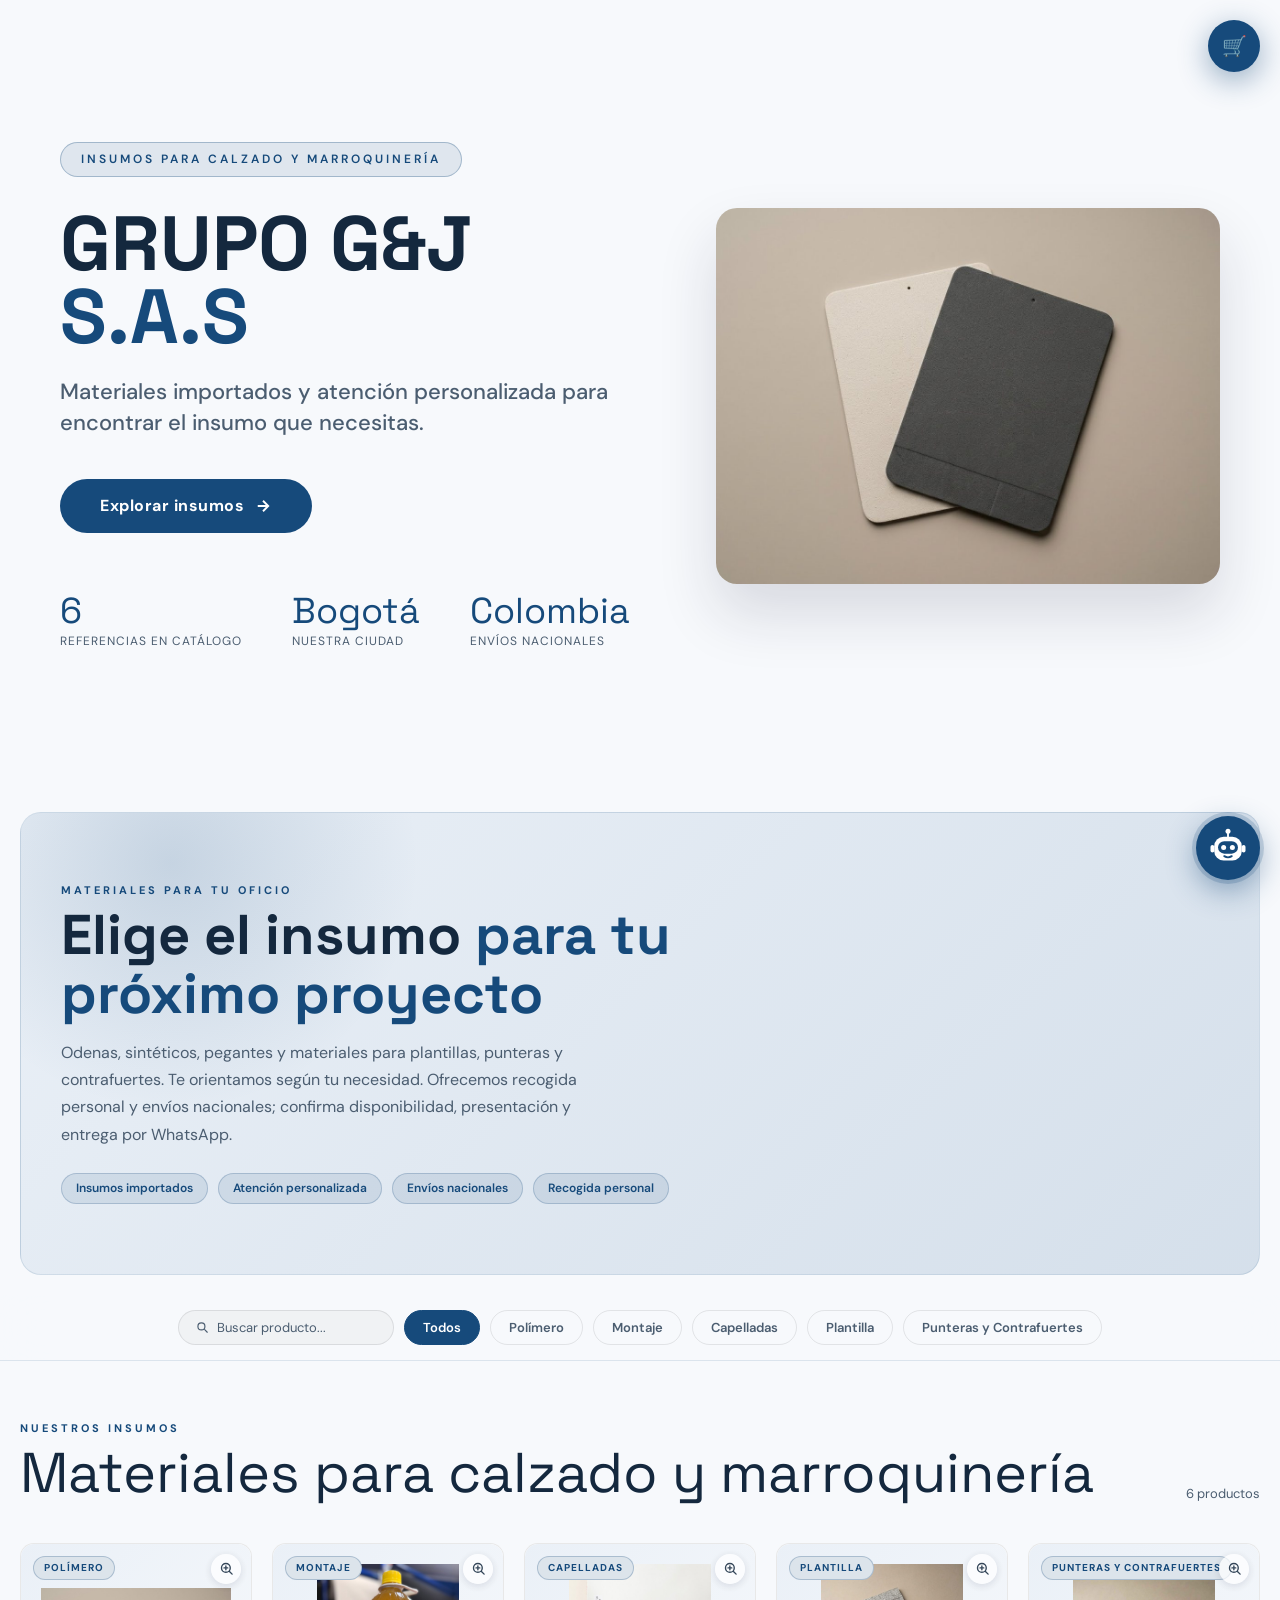
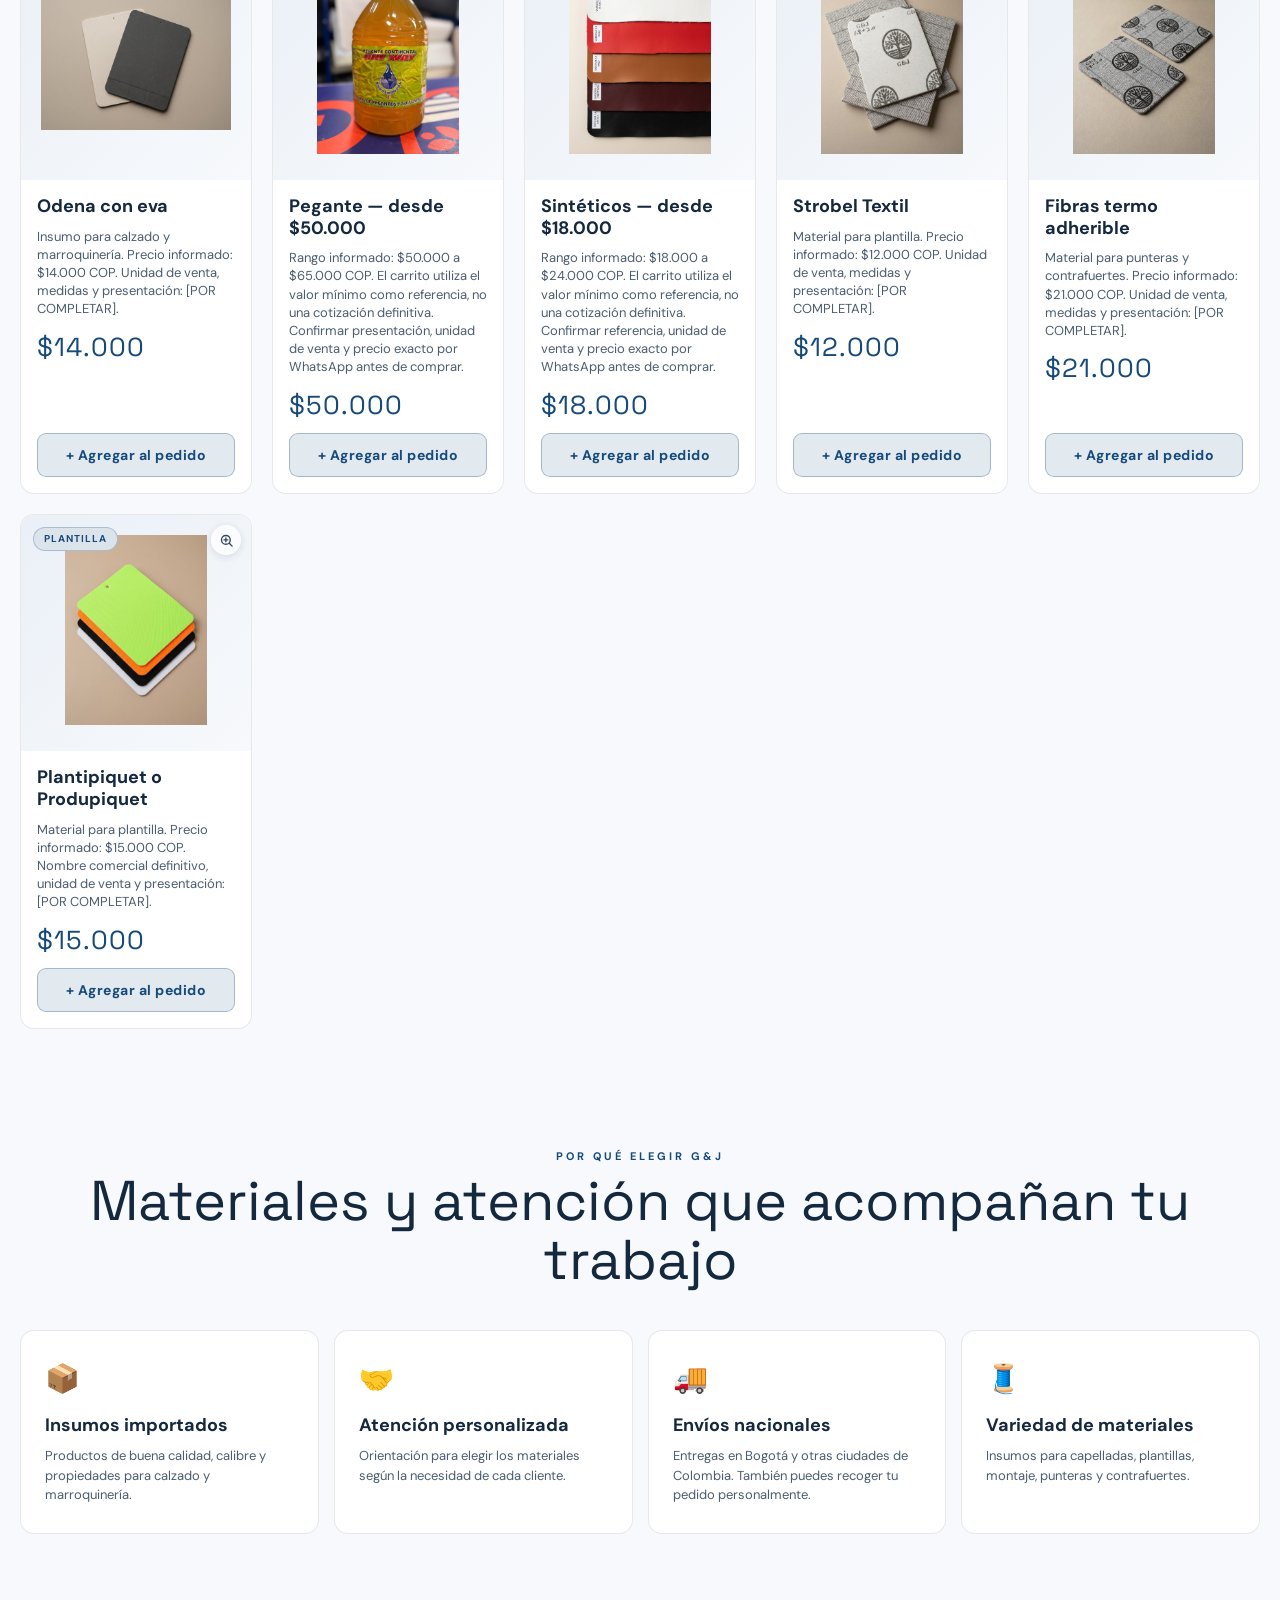
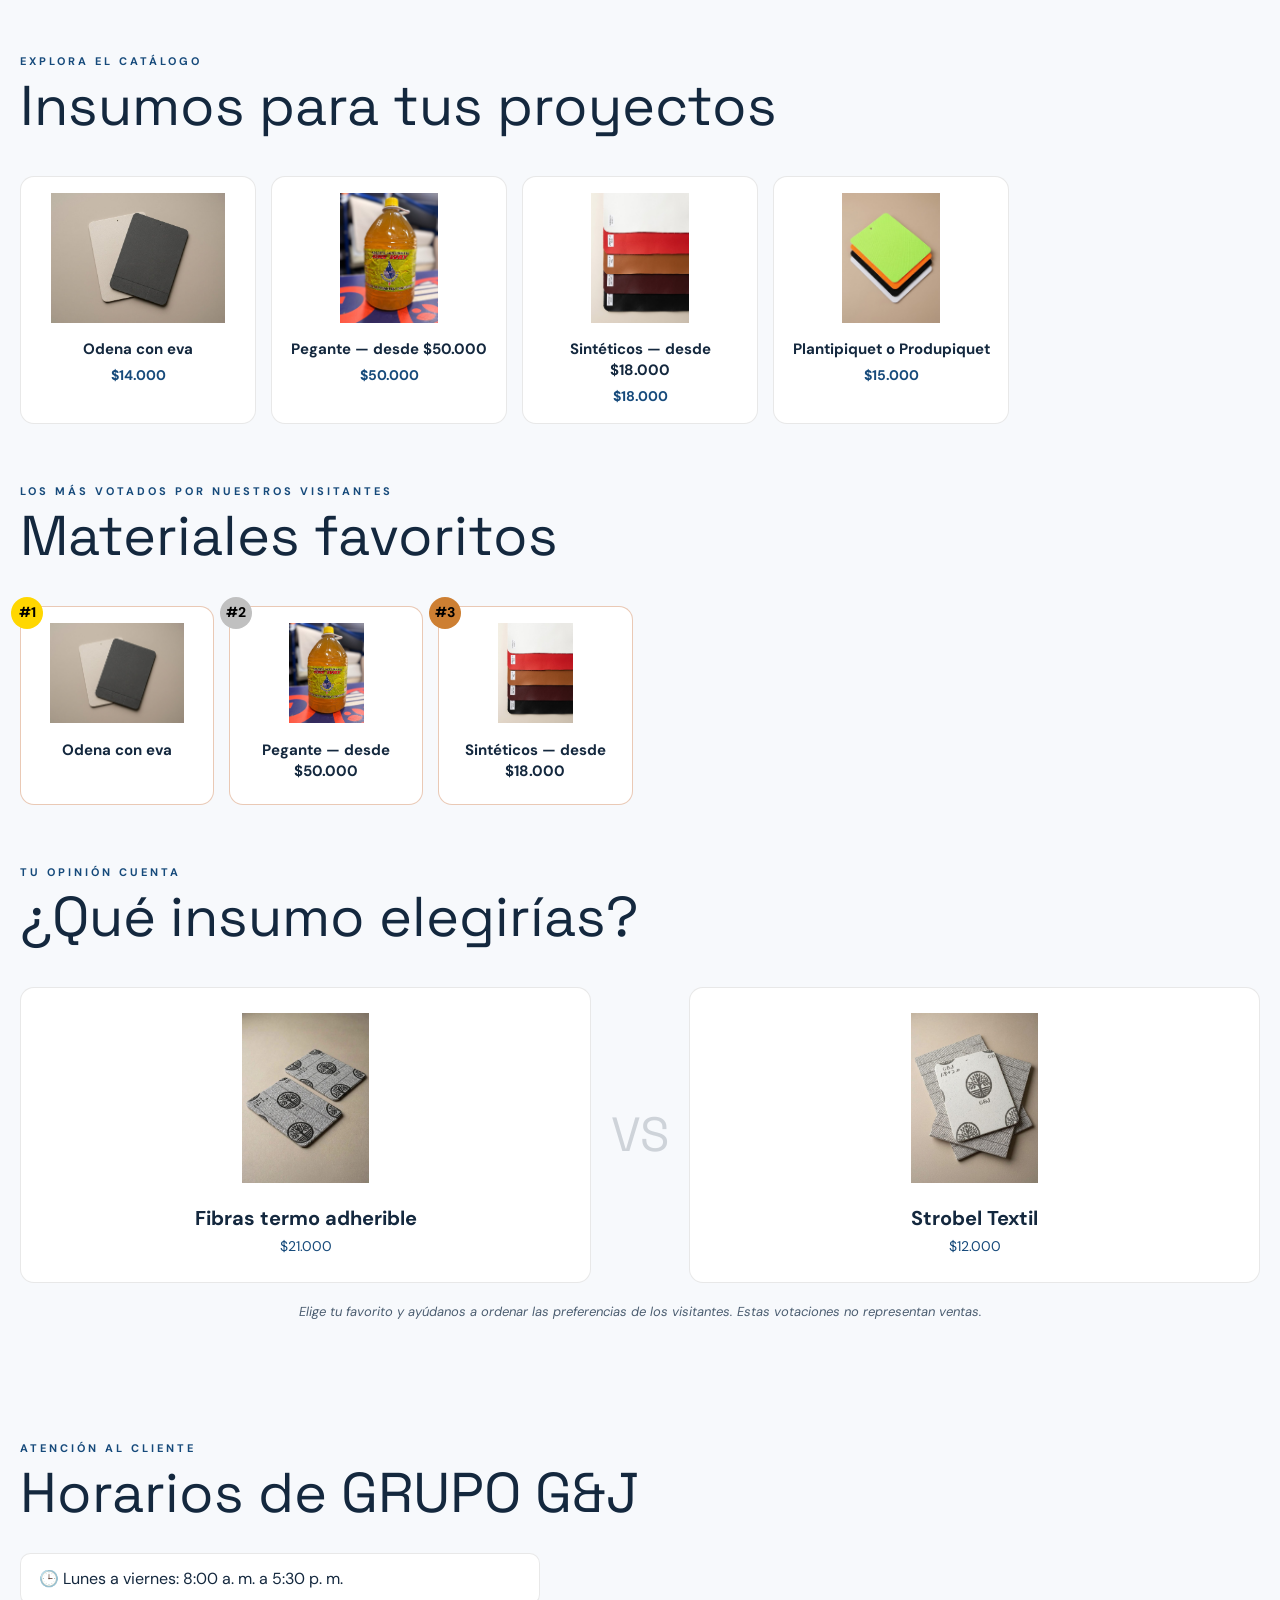
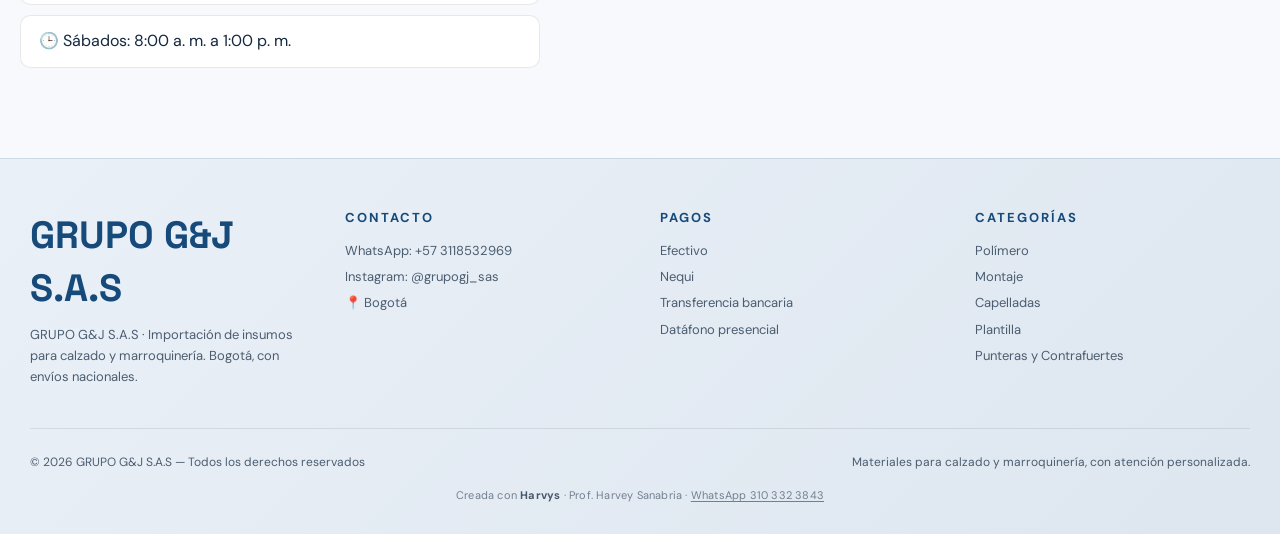
<file: index.html>
<!DOCTYPE html>
<!-- Tienda generada con Harvys, asistente de e-commerce creado por el Profesor Harvey Sanabria -->
<html lang="es">
<head>
<meta charset="UTF-8">
<meta name="viewport" content="width=device-width, initial-scale=1.0">
<title>GRUPO G&amp;J S.A.S — [POR COMPLETAR]</title>
<meta name="description" content="Importación de insumos para el calzado y la marroquinería en Bogotá, con envíos nacionales.">
<meta name="generator" content="Harvys — asistente de e-commerce del Profesor Harvey Sanabria">

<link rel="preconnect" href="https://fonts.googleapis.com">
<link rel="preconnect" href="https://fonts.gstatic.com" crossorigin>
<link href="https://fonts.googleapis.com/css2?family=Space+Grotesk&display=swap" rel="stylesheet">
<link href="https://fonts.googleapis.com/css2?family=DM+Sans:wght@400;600;700&display=swap" rel="stylesheet">
<link rel="stylesheet" href="styles.css">
</head>
<body class="anim-media tarj-elevadas modo-claro">

<!-- MODAL PAGO -->
<div class="modal-overlay" id="modal-pago" onclick="modalClickFuera(event)">
  <div class="modal">
    <div class="modal-handle"></div>
    <div class="modal-head"><h3>Confirmar pago</h3><button class="modal-cerrar" onclick="cerrarModal()" aria-label="Cerrar">✕</button></div>
    <div class="modal-body">
      <div class="modal-total"><span class="tl">Total a pagar</span><span class="tm" id="modal-total-monto">$0</span></div>
      <div class="pago-metodos" id="pago-metodos"></div>
      <div class="pago-datos" id="pago-datos">
        <div class="pd-label">Transferir a este número</div>
        <div class="pd-numero" id="pd-numero"></div>
        <div class="pd-nombre" id="pd-nombre"></div>
        <button class="btn-copiar" onclick="copiarNumero()">📋 Copiar número</button>
      </div>
      <div class="pasos">
        <div class="paso"><div class="paso-num">1</div><div class="paso-txt" id="paso-1"></div></div>
        <div class="paso"><div class="paso-num">2</div><div class="paso-txt">Toca <strong>"Confirmar y enviar"</strong> — se abre WhatsApp con tu pedido</div></div>
        <div class="paso"><div class="paso-num">3</div><div class="paso-txt" id="paso-3"></div></div>
      </div>
    </div>
    <div class="modal-foot">
      <a href="#" target="_blank" rel="noopener" class="btn-wsp" onclick="return prepararWsp(this)">✅ Confirmar y enviar por WhatsApp</a>
      <button class="btn-seguir" onclick="cerrarModal()">← Seguir comprando</button>
    </div>
  </div>
</div>

<div class="overlay" id="overlay" onclick="cerrarCarrito()"></div>

<!-- VISOR DE FOTOS -->
<div class="visor" id="visor" role="dialog" aria-modal="true" aria-label="Foto del producto">
  <figure class="visor-caja">
    <button class="visor-cerrar" aria-label="Cerrar">✕</button>
    <div class="visor-foto" id="visor-foto"><img id="visor-img" alt=""></div>
    <figcaption><strong id="visor-nombre"></strong><span id="visor-precio"></span></figcaption>
    <div class="visor-ayuda">Toca o haz clic en la foto para ampliarla más</div>
  </figure>
</div>

<button class="carrito-fab" onclick="toggleCarrito()" id="fab" aria-label="Abrir carrito">🛒<span class="carrito-badge" id="badge">0</span></button>

<div class="carrito-panel" id="panel-carrito">
  <div class="panel-header"><h3>Tu pedido de insumos</h3><button class="btn-cerrar" onclick="cerrarCarrito()" aria-label="Cerrar carrito">✕</button></div>
  <ul id="lista-carrito"></ul>
  <div class="panel-footer">
    <div class="total-row"><span class="total-lbl">Total</span><span class="total-monto" id="total">$0</span></div>
    <div class="panel-btns"><button class="btn-vaciar" onclick="vaciarCarrito()">Vaciar</button><button class="btn-pagar" onclick="pagar()">Consultar pedido por WhatsApp</button></div>
  </div>
</div>

<!-- ASISTENTE DE LA TIENDA (responde con los datos de esta tienda) -->
<span class="as-aviso" id="as-aviso">¿Te ayudo? 👋</span>
<button class="as-burbuja" id="as-burbuja" aria-label="Abrir el asistente de la tienda"><svg class="as-robot" viewBox="0 0 64 64" aria-hidden="true">
      <line x1="32" y1="5" x2="32" y2="14" stroke="currentColor" stroke-width="3" stroke-linecap="round"/>
      <circle class="as-antena" cx="32" cy="5" r="4" fill="currentColor"/>
      <rect x="4" y="27" width="6" height="12" rx="3" fill="currentColor"/>
      <rect x="54" y="27" width="6" height="12" rx="3" fill="currentColor"/>
      <rect x="10" y="14" width="44" height="38" rx="15" fill="currentColor"/>
      <rect x="16" y="21" width="32" height="20" rx="10" fill="var(--as-cara)"/>
      <circle class="as-ojo" cx="25" cy="31" r="4" fill="currentColor"/>
      <circle class="as-ojo" cx="39" cy="31" r="4" fill="currentColor"/>
      <path d="M26 45q6 4 12 0" stroke="var(--as-cara)" stroke-width="3" fill="none" stroke-linecap="round"/>
    </svg></button>
<div class="as-panel" id="as-panel" role="dialog" aria-label="G&amp;J Asesor">
  <div class="as-cabecera">
    <div class="as-avatar"><svg class="as-robot" viewBox="0 0 64 64" aria-hidden="true">
      <line x1="32" y1="5" x2="32" y2="14" stroke="currentColor" stroke-width="3" stroke-linecap="round"/>
      <circle class="as-antena" cx="32" cy="5" r="4" fill="currentColor"/>
      <rect x="4" y="27" width="6" height="12" rx="3" fill="currentColor"/>
      <rect x="54" y="27" width="6" height="12" rx="3" fill="currentColor"/>
      <rect x="10" y="14" width="44" height="38" rx="15" fill="currentColor"/>
      <rect x="16" y="21" width="32" height="20" rx="10" fill="var(--as-cara)"/>
      <circle class="as-ojo" cx="25" cy="31" r="4" fill="currentColor"/>
      <circle class="as-ojo" cx="39" cy="31" r="4" fill="currentColor"/>
      <path d="M26 45q6 4 12 0" stroke="var(--as-cara)" stroke-width="3" fill="none" stroke-linecap="round"/>
    </svg></div>
    <div><strong>G&amp;J Asesor</strong><small><i></i> En línea</small></div>
    <button id="as-cerrar" aria-label="Cerrar el asistente">✕</button>
  </div>
  <div class="as-mensajes" id="as-mensajes"></div>
  <div class="as-chips" id="as-chips"></div>
  <form class="as-form" id="as-form">
    <input id="as-input" placeholder="Escribe tu pregunta…" autocomplete="off" aria-label="Tu pregunta">
    <button type="submit" aria-label="Enviar"><svg viewBox="0 0 24 24" width="18" height="18" fill="none" stroke="currentColor" stroke-width="2.4" stroke-linecap="round" stroke-linejoin="round"><path d="M12 19V5"/><path d="m5 12 7-7 7 7"/></svg></button>
  </form>
</div>

<header class="hero hero-dividido">
  <div class="hero-bg efecto-ninguno"></div>
  <div class="hero-content">
    <div>
      
      <div class="hero-badge">Insumos para calzado y marroquinería</div>
      <h1>GRUPO G&amp;J<span>S.A.S</span></h1>
      <p class="hero-sub">Materiales importados y atención personalizada para encontrar el insumo que necesitas.</p>
      <a href="#catalogo" class="btn-hero">Explorar insumos
        <svg viewBox="0 0 24 24" fill="none" stroke="currentColor" stroke-width="2.5"><path d="M5 12h14M12 5l7 7-7 7"/></svg>
      </a>
      <div class="hero-stats"><div class="hero-stat"><div class="num">6</div><div class="lbl">Referencias en catálogo</div></div><div class="hero-stat"><div class="num">Bogotá</div><div class="lbl">Nuestra ciudad</div></div><div class="hero-stat"><div class="num">Colombia</div><div class="lbl">Envíos nacionales</div></div></div>
    </div>
    <img src="img/odena-con-eva-jkyud9.jpg" alt="" class="hero-img"></div>
  <div class="hero-scroll"><div></div></div>
</header>

<section class="banner-sec">
  <div class="banner-glow"></div>
  <div class="banner-content">
    <div class="sec-label">Materiales para tu oficio</div>
    <h2>Elige el insumo <em>para tu próximo proyecto</em></h2>
    <p>Odenas, sintéticos, pegantes y materiales para plantillas, punteras y contrafuertes. Te orientamos según tu necesidad. Ofrecemos recogida personal y envíos nacionales; confirma disponibilidad, presentación y entrega por WhatsApp.</p>
    <div class="banner-chips"><span class="chip">Insumos importados</span><span class="chip">Atención personalizada</span><span class="chip">Envíos nacionales</span><span class="chip">Recogida personal</span></div>
  </div>
</section>

<div class="filtros-wrap" id="filtros-bar">
  <div class="busqueda-wrap">
    <svg viewBox="0 0 24 24" fill="none" stroke-width="2" stroke-linecap="round"><path d="M21 21l-4.35-4.35M17 11A6 6 0 1 1 5 11a6 6 0 0 1 12 0z"/></svg>
    <input type="text" id="buscador" placeholder="Buscar producto..." oninput="filtrarBusqueda()">
  </div>
</div>
<section class="catalogo-wrap" id="catalogo">
  <div class="catalogo-header">
    <div><div class="sec-label">Nuestros insumos</div><div class="sec-title">Materiales para calzado y marroquinería</div></div>
    <div class="catalogo-count" id="cont-count"></div>
  </div>
  <div id="productos"></div>
</section>

<section class="beneficios-sec" id="beneficios">
  <div class="sec-centro"><div class="sec-label">Por qué elegir G&amp;J</div><div class="sec-title">Materiales y atención que acompañan tu trabajo</div></div>
  <div class="beneficios-grid">
    <div class="bcard"><div class="bcard-icono">📦</div><h3>Insumos importados</h3><p>Productos de buena calidad, calibre y propiedades para calzado y marroquinería.</p></div><div class="bcard"><div class="bcard-icono">🤝</div><h3>Atención personalizada</h3><p>Orientación para elegir los materiales según la necesidad de cada cliente.</p></div><div class="bcard"><div class="bcard-icono">🚚</div><h3>Envíos nacionales</h3><p>Entregas en Bogotá y otras ciudades de Colombia. También puedes recoger tu pedido personalmente.</p></div><div class="bcard"><div class="bcard-icono">🧵</div><h3>Variedad de materiales</h3><p>Insumos para capelladas, plantillas, montaje, punteras y contrafuertes.</p></div>
  </div>
</section>

<section class="recs-sec">
  <div class="sec-label">Explora el catálogo</div>
  <div class="sec-title">Insumos para tus proyectos</div>
  <div class="recs-grid" id="recomendados"></div>
</section>

<section class="top-sec">
  <div class="sec-label">Los más votados por nuestros visitantes</div>
  <div class="sec-title">Materiales favoritos</div>
  <div class="top-grid" id="top"></div>
</section>

<section class="duelo-sec">
  <div class="sec-label">Tu opinión cuenta</div>
  <div class="sec-title">¿Qué insumo elegirías?</div>
  <div class="duelo-arena" id="duelo"></div>
  <p class="duelo-info">Elige tu favorito y ayúdanos a ordenar las preferencias de los visitantes. Estas votaciones no representan ventas.</p>
</section>

<section class="horarios-sec">
  <div class="sec-label">Atención al cliente</div>
  <div class="sec-title">Horarios de GRUPO G&amp;J</div>
  <ul class="horarios-lista"><li>🕒 Lunes a viernes: 8:00 a. m. a 5:30 p. m.</li><li>🕒 Sábados: 8:00 a. m. a 1:00 p. m.</li></ul>
</section>

<footer>
  <div class="footer-grid">
    <div class="footer-marca"><h3>GRUPO G&amp;J S.A.S</h3><p>GRUPO G&amp;J S.A.S · Importación de insumos para calzado y marroquinería. Bogotá, con envíos nacionales.</p></div>
    <div class="footer-col"><h4>Contacto</h4><ul><li><a href="https://wa.me/573118532969" target="_blank" rel="noopener">WhatsApp: +57 3118532969</a></li><li><a href="https://instagram.com/grupogj_sas" target="_blank" rel="noopener">Instagram: @grupogj_sas</a></li><li>📍 Bogotá</li></ul></div>
    <div class="footer-col"><h4>Pagos</h4><ul><li>Efectivo</li><li>Nequi</li><li>Transferencia bancaria</li><li>Datáfono presencial</li></ul></div>
    <div class="footer-col"><h4>Categorías</h4><ul><li>Polímero</li><li>Montaje</li><li>Capelladas</li><li>Plantilla</li><li>Punteras y Contrafuertes</li></ul></div>
  </div>
  <div class="footer-bottom">
    <span>© 2026 GRUPO G&amp;J S.A.S — Todos los derechos reservados</span>
    <span>Materiales para calzado y marroquinería, con atención personalizada.</span>
  </div>
  <div class="footer-credito">
    Creada con <strong>Harvys</strong> · Prof. Harvey Sanabria ·
    <a href="https://wa.me/573103323843?text=Hola%20Profesor%20Harvey%2C%20vi%20una%20tienda%20creada%20con%20Harvys%20y%20quiero%20m%C3%A1s%20informaci%C3%B3n." target="_blank" rel="noopener">WhatsApp 310 332 3843</a>
  </div>
</footer>

<!-- Copia del proyecto para volver a abrirlo en Harvys (botón "Abrir"). No la borres. -->
<script type="application/json" id="harvys-proyecto">{"negocio":{"nombre":"GRUPO G&J S.A.S","descripcion":"Importación de insumos para el calzado y la marroquinería en Bogotá, con envíos nacionales.","eslogan":"[POR COMPLETAR]","ciudad":"Bogotá","cobertura":"Envíos a nivel nacional, incluyendo Medellín, Cali, Cúcuta, Pasto y Bucaramanga. Recogida personal en Calle 18 Sur #24D - 27, Bogotá. Entrega estimada en Bogotá: el mismo día; fuera de Bogotá: entre 1 y 2 días, según destino. Confirmar plazo al realizar el pedido.","whatsapp":"573118532969","instagram":"grupogj_sas","facebook":"","tiktok":"","horarios":["Lunes a viernes: 8:00 a. m. a 5:30 p. m.","Sábados: 8:00 a. m. a 1:00 p. m."],"logo":""},"tema":{"nombreEstilo":"G&J · Moderno industrial","modo":"claro","colores":{"primario":"#164A7B","textoSobrePrimario":"#FFFFFF","fondo":"#F7F9FC","fondoAlterno":"#EAF0F7","tarjeta":"#FFFFFF","texto":"#14283E","textoSuave":"#4B5D70","acento":"#B94E0B"},"fuentes":{"titulos":"Space Grotesk","cuerpo":"DM Sans"},"titulosMayusculas":false,"radio":14,"animaciones":"media","fondoEfecto":"ninguno","hero":"dividido","tarjetas":"elevadas"},"textos":{"heroEtiqueta":"Insumos para calzado y marroquinería","heroTitulo":"GRUPO G&J","heroTituloResaltado":"S.A.S","heroSubtitulo":"Materiales importados y atención personalizada para encontrar el insumo que necesitas.","heroBoton":"Explorar insumos","heroImagen":"","estadisticas":[{"valor":"{productos}","etiqueta":"Referencias en catálogo"},{"valor":"Bogotá","etiqueta":"Nuestra ciudad"},{"valor":"Colombia","etiqueta":"Envíos nacionales"}],"bannerEtiqueta":"Materiales para tu oficio","bannerTitulo":"Elige el insumo","bannerTituloResaltado":"para tu próximo proyecto","bannerTexto":"Odenas, sintéticos, pegantes y materiales para plantillas, punteras y contrafuertes. Te orientamos según tu necesidad. Ofrecemos recogida personal y envíos nacionales; confirma disponibilidad, presentación y entrega por WhatsApp.","chips":["Insumos importados","Atención personalizada","Envíos nacionales","Recogida personal"],"catalogoEtiqueta":"Nuestros insumos","catalogoTitulo":"Materiales para calzado y marroquinería","botonAgregar":"+ Agregar al pedido","beneficiosEtiqueta":"Por qué elegir G&J","beneficiosTitulo":"Materiales y atención que acompañan tu trabajo","recomendadosEtiqueta":"Explora el catálogo","recomendadosTitulo":"Insumos para tus proyectos","topEtiqueta":"Los más votados por nuestros visitantes","topTitulo":"Materiales favoritos","dueloEtiqueta":"Tu opinión cuenta","dueloTitulo":"¿Qué insumo elegirías?","dueloInfo":"Elige tu favorito y ayúdanos a ordenar las preferencias de los visitantes. Estas votaciones no representan ventas.","testimoniosEtiqueta":"Experiencias de clientes","testimoniosTitulo":"Opiniones sobre G&J","horariosEtiqueta":"Atención al cliente","horariosTitulo":"Horarios de GRUPO G&J","footerTexto":"GRUPO G&J S.A.S · Importación de insumos para calzado y marroquinería. Bogotá, con envíos nacionales.","footerFrase":"Materiales para calzado y marroquinería, con atención personalizada.","carritoTitulo":"Tu pedido de insumos","botonPagar":"Consultar pedido por WhatsApp"},"productos":[{"id":"gj-odena-eva","nombre":"Odena con eva","precio":14000,"categoria":"Polímero","imagen":"foto:jkyud9","descripcion":"Insumo para calzado y marroquinería. Precio informado: $14.000 COP. Unidad de venta, medidas y presentación: [POR COMPLETAR].","opciones":null,"destacado":false},{"id":"gj-pegante","nombre":"Pegante — desde $50.000","precio":50000,"categoria":"Montaje","imagen":"foto:96ooa0","descripcion":"Rango informado: $50.000 a $65.000 COP. El carrito utiliza el valor mínimo como referencia, no una cotización definitiva. Confirmar presentación, unidad de venta y precio exacto por WhatsApp antes de comprar.","opciones":null,"destacado":false},{"id":"gj-sinteticos","nombre":"Sintéticos — desde $18.000","precio":18000,"categoria":"Capelladas","imagen":"foto:xldddu","descripcion":"Rango informado: $18.000 a $24.000 COP. El carrito utiliza el valor mínimo como referencia, no una cotización definitiva. Confirmar referencia, unidad de venta y precio exacto por WhatsApp antes de comprar.","opciones":null,"destacado":false},{"id":"gj-strobel-textil","nombre":"Strobel Textil","precio":12000,"categoria":"Plantilla","imagen":"foto:4vvjkl","descripcion":"Material para plantilla. Precio informado: $12.000 COP. Unidad de venta, medidas y presentación: [POR COMPLETAR].","opciones":null,"destacado":false},{"id":"gj-fibras-termo","nombre":"Fibras termo adherible","precio":21000,"categoria":"Punteras y Contrafuertes","imagen":"foto:i26pbh","descripcion":"Material para punteras y contrafuertes. Precio informado: $21.000 COP. Unidad de venta, medidas y presentación: [POR COMPLETAR].","opciones":null,"destacado":false},{"id":"gj-plantipiquet","nombre":"Plantipiquet o Produpiquet","precio":15000,"categoria":"Plantilla","imagen":"foto:r1qzc2","descripcion":"Material para plantilla. Precio informado: $15.000 COP. Nombre comercial definitivo, unidad de venta y presentación: [POR COMPLETAR].","opciones":null,"destacado":false}],"beneficios":[{"icono":"📦","titulo":"Insumos importados","texto":"Productos de buena calidad, calibre y propiedades para calzado y marroquinería."},{"icono":"🤝","titulo":"Atención personalizada","texto":"Orientación para elegir los materiales según la necesidad de cada cliente."},{"icono":"🚚","titulo":"Envíos nacionales","texto":"Entregas en Bogotá y otras ciudades de Colombia. También puedes recoger tu pedido personalmente."},{"icono":"🧵","titulo":"Variedad de materiales","texto":"Insumos para capelladas, plantillas, montaje, punteras y contrafuertes."}],"testimonios":[],"pagos":{"metodos":[{"nombre":"Efectivo","icono":"💵","tipo":"efectivo"},{"nombre":"Nequi","icono":"💜","tipo":"transferencia"},{"nombre":"Transferencia bancaria","icono":"🏦","tipo":"transferencia"},{"nombre":"Datáfono presencial","icono":"💳","tipo":"presencial"}],"numeroTransferencia":"3118532969","titular":"Didier Geovanny Rincon Quintero","contraentregaDetalle":"[POR COMPLETAR] Confirmar si ofrece contraentrega, cobertura, forma de cobro y posibles costos adicionales."},"backend":{"url":"https://script.google.com/macros/s/AKfycbyE6AnrwTH9kR-8KvcuzyPffZljxsb1pFD2_Ff0509tlyvNOVFL1eubIj2z2iuSB-lG/exec"},"asistente":{"activo":true,"nombre":"G&J Asesor","saludo":"¡Hola! Soy el asesor virtual de G&J. Te ayudo a explorar nuestros insumos, medios de pago y entregas. Para confirmar presentaciones y precios, contacta al equipo por WhatsApp."},"secciones":["banner","catalogo","beneficios","recomendados","top","duelo","horarios"],"personalizado":{"css":"","secciones":[]}}</script>
<script type="application/json" id="harvys-rutas">{"gj-odena-eva":"img/odena-con-eva-jkyud9.jpg","gj-pegante":"img/pegante-96ooa0.jpg","gj-sinteticos":"img/sintetico-xldddu.jpg","gj-strobel-textil":"img/strobel-4vvjkl.jpg","gj-fibras-termo":"img/termo-i26pbh.jpg","gj-plantipiquet":"img/plantipiquet-r1qzc2.jpg"}</script>
<script src="script.js"></script>
</body>
</html>
</file>
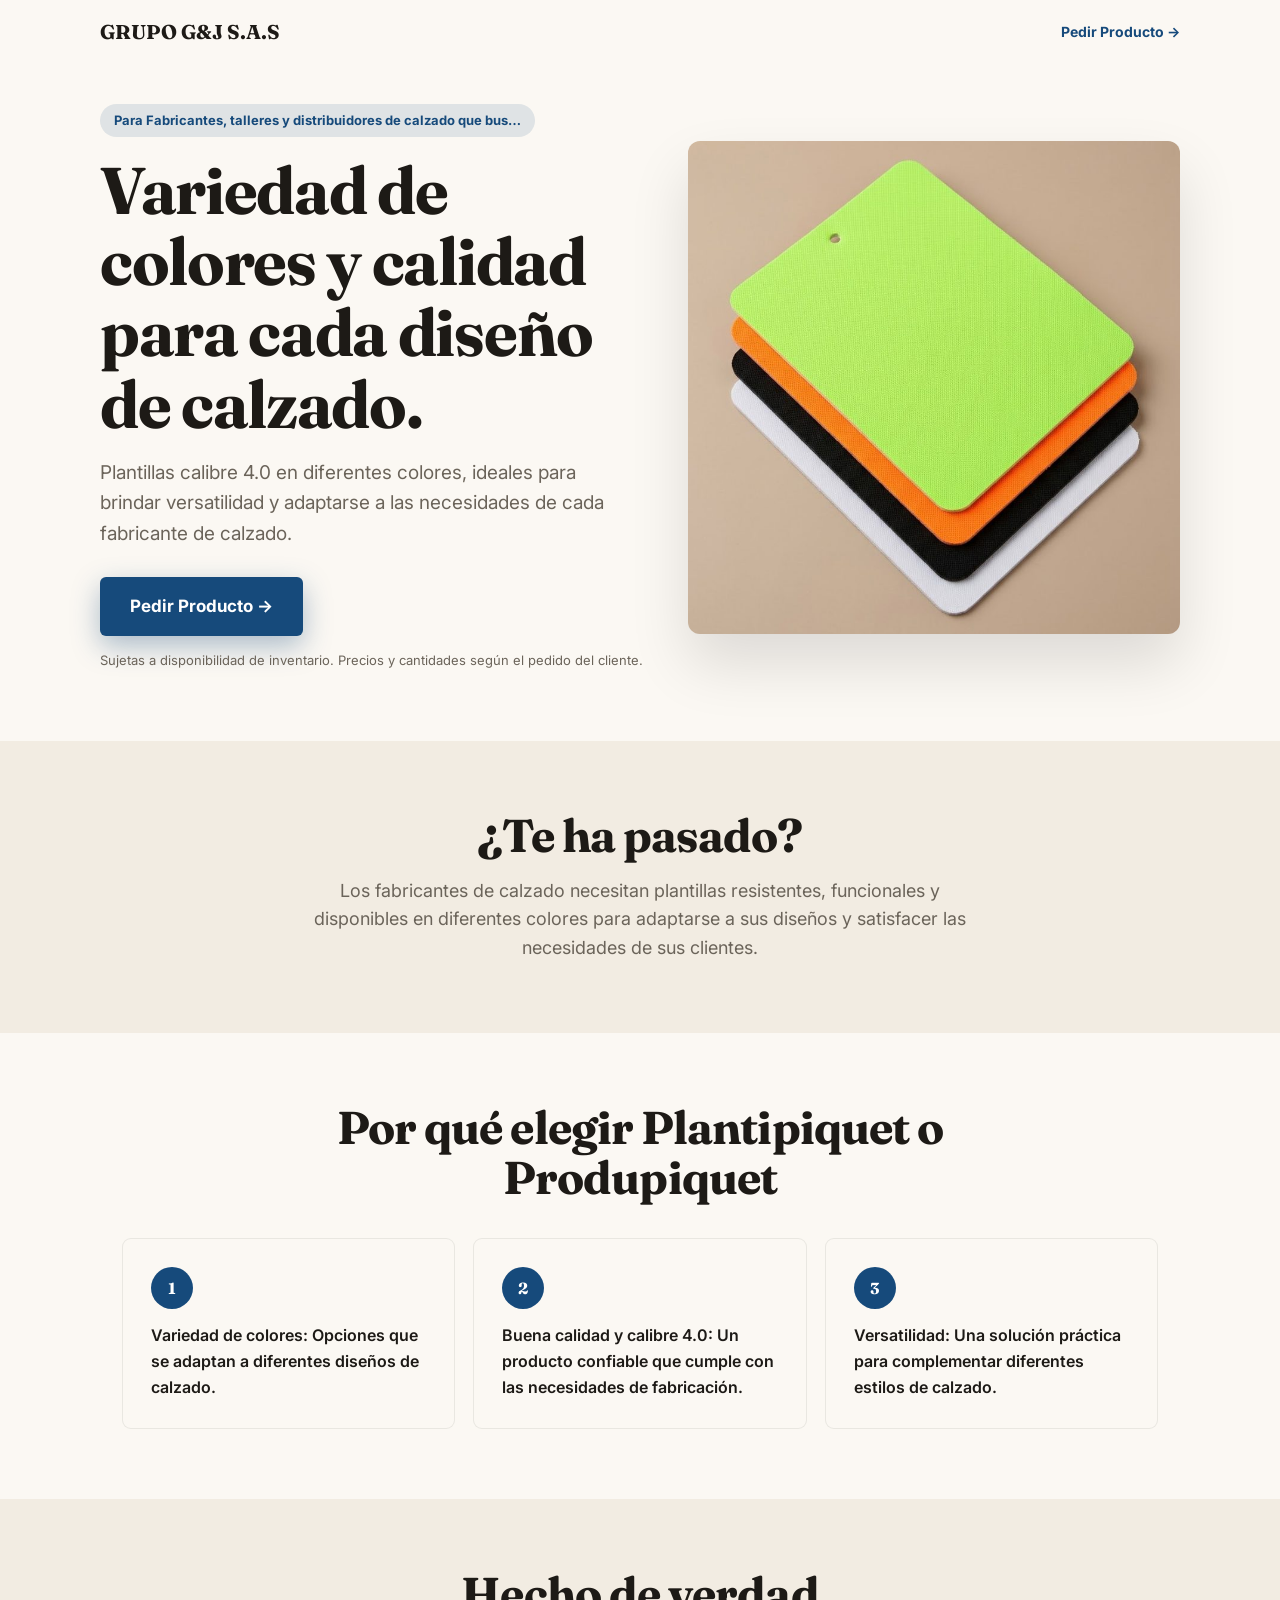
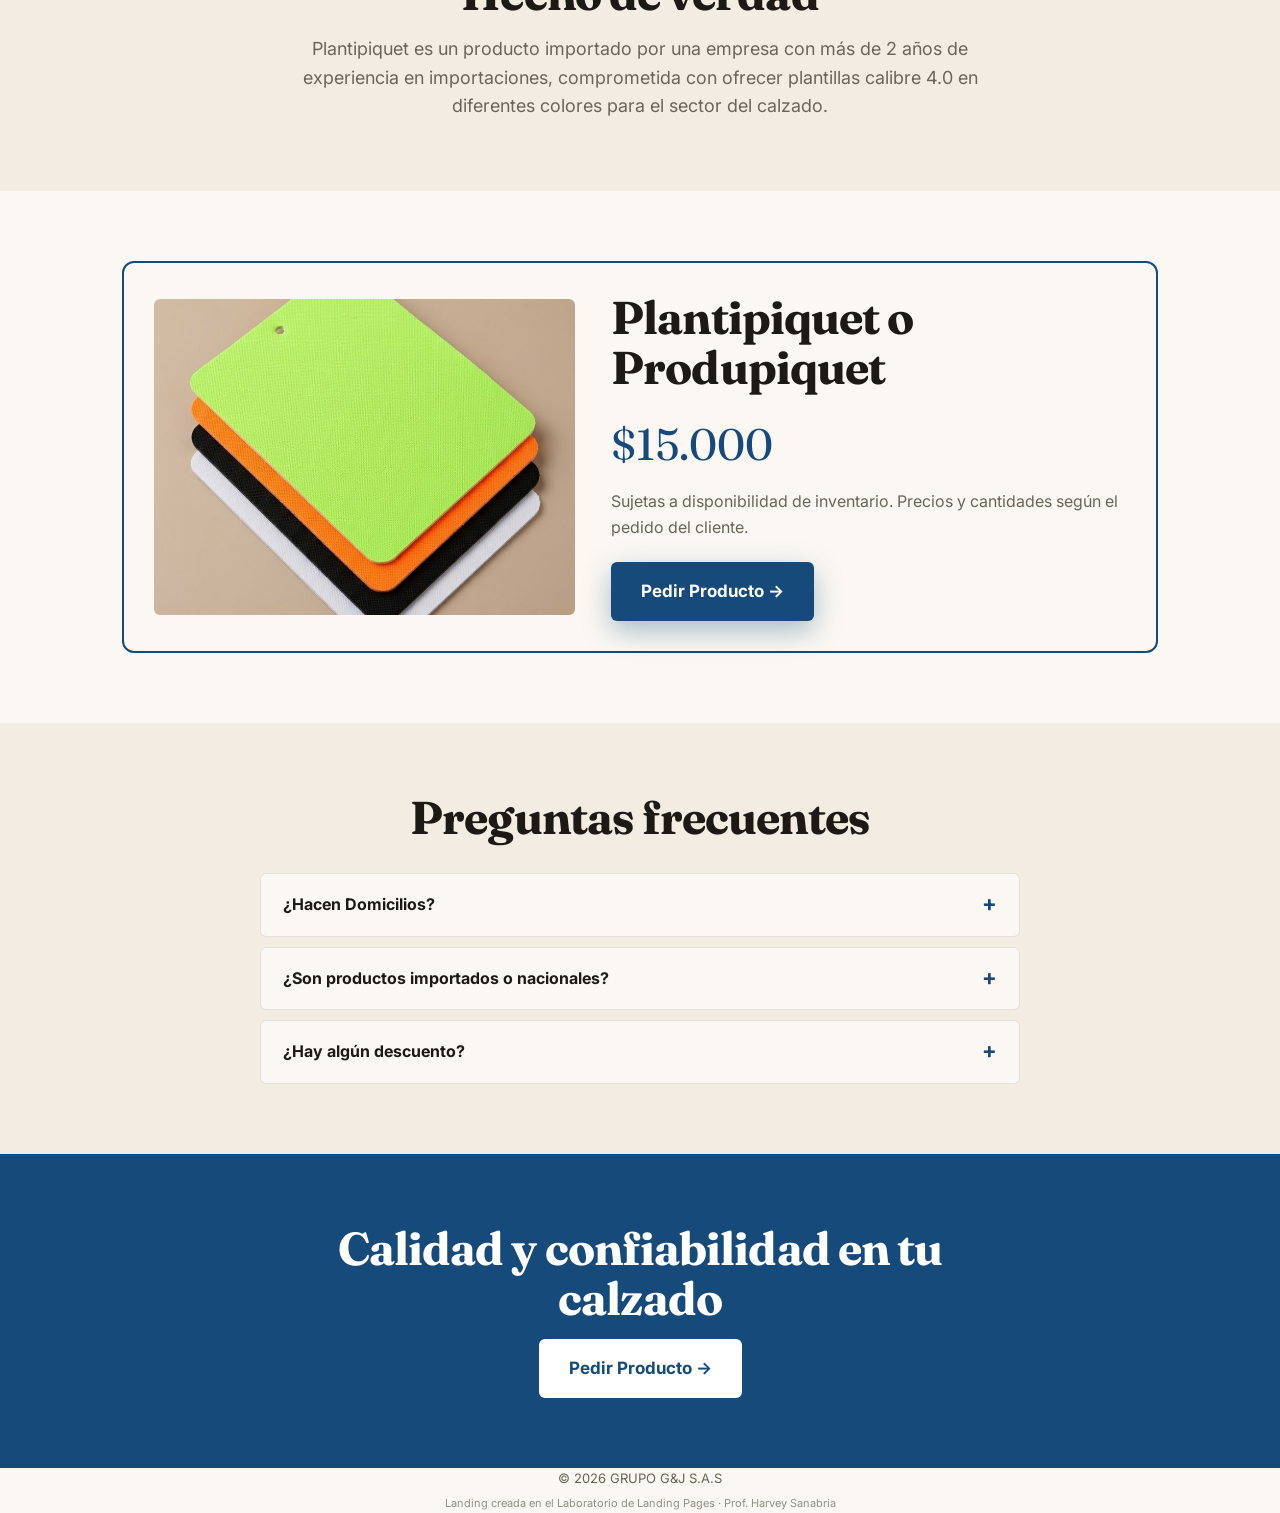
<file: plantipiquet-o-produpiquet.html>
<!DOCTYPE html>
<!-- Landing creada en el Laboratorio de Landing Pages · Profesor Harvey Sanabria -->
<html lang="es">
<head>
<meta charset="UTF-8">
<meta name="viewport" content="width=device-width, initial-scale=1.0">
<title>Plantipiquet o Produpiquet · GRUPO G&amp;J S.A.S</title>
<meta name="description" content="Plantillas calibre 4.0 en diferentes colores, ideales para brindar versatilidad y adaptarse a las necesidades de cada fabricante de calzado.">
<!-- Vista previa al compartir el enlace en redes y WhatsApp -->
<meta property="og:title" content="Variedad de colores y calidad para cada diseño de calzado.">
<meta property="og:description" content="Plantillas calibre 4.0 en diferentes colores, ideales para brindar versatilidad y adaptarse a las necesidades de cada fabricante de calzado.">
<meta property="og:image" content="[data-uri]">
<link rel="preconnect" href="https://fonts.googleapis.com">
<link href="https://fonts.googleapis.com/css2?family=Fraunces:opsz,wght@9..144,600;9..144,800&family=Inter:wght@400;600;700&display=swap" rel="stylesheet">
<style>
:root{--c:#164a7b;--ct:#ffffff;--bg:#fbf8f3;--bg2:#f2ece2;--tx:#1d1a16;--tx2:#6b645a;--r:6px;--ft:'Fraunces',Georgia,serif;--fb:'Inter',system-ui,sans-serif}
*{box-sizing:border-box;margin:0;padding:0}
body{background:var(--bg);color:var(--tx);font-family:var(--fb);line-height:1.6}
img{max-width:100%;display:block}
.contenedor{max-width:1080px;margin:0 auto;padding:0 22px}
h1,h2{font-family:var(--ft);line-height:1.08;letter-spacing:-.02em}
.boton{display:inline-flex;align-items:center;gap:8px;background:var(--c);color:var(--ct);padding:16px 30px;border-radius:var(--r);font-weight:700;text-decoration:none;font-size:17px;box-shadow:0 10px 28px color-mix(in srgb,var(--c) 35%,transparent);transition:transform .2s}
.boton:hover{transform:translateY(-2px)}
/* Barra superior: solo la marca y el botón (sin menú que distraiga) */
.barra{display:flex;justify-content:space-between;align-items:center;padding:16px 0}
.barra strong{font-family:var(--ft);font-size:20px}
.barra a{color:var(--c);font-weight:700;text-decoration:none;font-size:14px}
/* 1. Hero */
.hero{display:grid;grid-template-columns:1.05fr .95fr;gap:44px;align-items:center;padding:40px 0 70px}
.etiqueta{display:inline-block;background:color-mix(in srgb,var(--c) 12%,transparent);color:var(--c);padding:6px 14px;border-radius:100px;font-size:13px;font-weight:700;margin-bottom:18px}
.hero h1{font-size:clamp(38px,5.6vw,66px);margin-bottom:18px}
.hero p{font-size:19px;color:var(--tx2);margin-bottom:28px;max-width:520px}
.micro{display:block;margin-top:14px;font-size:13px;color:var(--tx2)}
.foto-hero{width:100%;aspect-ratio:1/1;object-fit:cover;border-radius:calc(var(--r) * 2);box-shadow:0 30px 60px rgba(0,0,0,.12);background:var(--bg2)}
.foto-vacia{display:grid;place-items:center;background:repeating-linear-gradient(45deg,var(--bg2),var(--bg2) 12px,color-mix(in srgb,var(--c) 8%,var(--bg2)) 12px,color-mix(in srgb,var(--c) 8%,var(--bg2)) 24px);color:var(--tx2);font-weight:600;text-align:center;padding:20px}
section{padding:70px 0}
.alterna{background:var(--bg2)}
.centro{text-align:center;max-width:720px;margin:0 auto}
section h2{font-size:clamp(30px,4vw,46px);margin-bottom:16px}
.centro p{font-size:18px;color:var(--tx2)}
/* 3. Beneficios */
.beneficios{display:grid;grid-template-columns:repeat(3,1fr);gap:18px;margin-top:36px}
.beneficio{background:var(--bg);border-radius:calc(var(--r) * 1.5);padding:28px;border:1px solid color-mix(in srgb,var(--tx) 8%,transparent)}
.beneficio b{display:grid;place-items:center;width:42px;height:42px;border-radius:50%;background:var(--c);color:var(--ct);margin-bottom:14px;font-family:var(--ft)}
.beneficio p{font-size:16px;font-weight:600}
/* 5. Oferta */
.oferta{display:grid;grid-template-columns:.9fr 1.1fr;gap:36px;align-items:center;background:var(--bg);border-radius:calc(var(--r) * 2);padding:30px;border:2px solid var(--c)}
.foto-oferta{width:100%;aspect-ratio:4/3;object-fit:cover;border-radius:var(--r);background:var(--bg2)}
.precio{font-family:var(--ft);font-size:44px;color:var(--c);margin:6px 0 10px}
.condiciones{color:var(--tx2);margin-bottom:22px}
/* 6. Preguntas frecuentes */
.faq{max-width:760px;margin:30px auto 0;display:grid;gap:10px}
details{background:var(--bg);border-radius:var(--r);padding:18px 22px;border:1px solid color-mix(in srgb,var(--tx) 10%,transparent)}
summary{font-weight:700;cursor:pointer;list-style:none;display:flex;justify-content:space-between}
summary::after{content:'+';color:var(--c);font-size:22px;line-height:1}
details[open] summary::after{content:'–'}
details p{margin-top:10px;color:var(--tx2)}
/* 7. Cierre */
.cierre{background:var(--c);color:var(--ct);text-align:center}
.cierre .boton{background:var(--ct);color:var(--c);box-shadow:none}
.cierre a.secundario{display:block;margin-top:18px;color:var(--ct);opacity:.9;font-weight:600}
footer{padding:28px 0 90px;text-align:center;font-size:13px;color:var(--tx2)}
footer small{display:block;margin-top:6px;font-size:11px;opacity:.7}
/* Botón fijo en celular */
.cta-movil{display:none}
@media(max-width:780px){
  .hero,.oferta{grid-template-columns:1fr}
  .hero{padding:16px 0 50px;gap:26px}
  .beneficios{grid-template-columns:1fr}
  section{padding:54px 0}
  .cta-movil{display:block;position:fixed;left:12px;right:12px;bottom:12px;text-align:center;justify-content:center;z-index:10}
}
</style>
</head>
<body>
<div class="contenedor barra"><strong>GRUPO G&amp;J S.A.S</strong><a href="https://wa.me/573118532969?text=Hola%20GRUPO%20G%26J%20S.A.S%2C%20vi%20Plantipiquet%20o%20Produpiquet%20en%20su%20p%C3%A1gina%20y%20quiero%20hacer%20un%20pedido.">Pedir Producto →</a></div>

<!-- 1. HERO: promesa + llamado a la acción -->
<header class="contenedor hero">
  <div>
    <span class="etiqueta">Para Fabricantes, talleres y distribuidores de calzado que bus…</span>
    <h1>Variedad de colores y calidad para cada diseño de calzado.</h1>
    <p>Plantillas calibre 4.0 en diferentes colores, ideales para brindar versatilidad y adaptarse a las necesidades de cada fabricante de calzado.</p>
    <a class="boton" href="https://wa.me/573118532969?text=Hola%20GRUPO%20G%26J%20S.A.S%2C%20vi%20Plantipiquet%20o%20Produpiquet%20en%20su%20p%C3%A1gina%20y%20quiero%20hacer%20un%20pedido.">Pedir Producto →</a>
    <span class="micro">Sujetas a disponibilidad de inventario. Precios y cantidades según el pedido del cliente.</span>
  </div>
  <img class="foto-hero" src="[data-uri]" alt="Plantipiquet o Produpiquet">
</header>

<!-- 2. EL PROBLEMA -->
<section class="alterna"><div class="contenedor centro">
  <h2>¿Te ha pasado?</h2>
  <p>Los fabricantes de calzado necesitan plantillas resistentes, funcionales y disponibles en diferentes colores para adaptarse a sus diseños y satisfacer las necesidades de sus clientes.</p>
</div></section>

<!-- 3. BENEFICIOS -->
<section><div class="contenedor">
  <div class="centro"><h2>Por qué elegir Plantipiquet o Produpiquet</h2></div>
  <div class="beneficios">
    <div class="beneficio"><b>1</b><p>Variedad de colores: Opciones que se adaptan a diferentes diseños de calzado.</p></div>
    <div class="beneficio"><b>2</b><p>Buena calidad y calibre 4.0: Un producto confiable que cumple con las necesidades de fabricación.</p></div>
    <div class="beneficio"><b>3</b><p>Versatilidad: Una solución práctica para complementar diferentes estilos de calzado.</p></div>
  </div>
</div></section>

<!-- 4. CONFIANZA -->
<section class="alterna"><div class="contenedor centro">
  <h2>Hecho de verdad</h2>
  <p>Plantipiquet es un producto importado por una empresa con más de 2 años de experiencia en importaciones, comprometida con ofrecer plantillas calibre 4.0 en diferentes colores para el sector del calzado.</p>
</div></section>

<!-- 5. LA OFERTA -->
<section><div class="contenedor">
  <div class="oferta">
    <img class="foto-oferta" src="[data-uri]" alt="Plantipiquet o Produpiquet">
    <div>
      <h2>Plantipiquet o Produpiquet</h2>
      <p class="precio">$15.000</p>
      <p class="condiciones">Sujetas a disponibilidad de inventario. Precios y cantidades según el pedido del cliente.</p>
      <a class="boton" href="https://wa.me/573118532969?text=Hola%20GRUPO%20G%26J%20S.A.S%2C%20vi%20Plantipiquet%20o%20Produpiquet%20en%20su%20p%C3%A1gina%20y%20quiero%20hacer%20un%20pedido.">Pedir Producto →</a>
    </div>
  </div>
</div></section>

<!-- 6. PREGUNTAS FRECUENTES -->
<section class="alterna"><div class="contenedor">
  <div class="centro"><h2>Preguntas frecuentes</h2></div>
  <div class="faq">
    <details><summary>¿Hacen Domicilios?</summary><p>Si, Nivel Nacional.</p></details>
    <details><summary>¿Son productos importados o nacionales?</summary><p>Todos nuestros productos son importados y de la mejor calidad.</p></details>
    <details><summary>¿Hay algún descuento?</summary><p>Si, al llevar al por mayor se realiza un descuento.</p></details>
  </div>
</div></section>

<!-- 7. CIERRE -->
<section class="cierre"><div class="contenedor centro">
  <h2>Calidad y confiabilidad en tu calzado</h2>
  <a class="boton" href="https://wa.me/573118532969?text=Hola%20GRUPO%20G%26J%20S.A.S%2C%20vi%20Plantipiquet%20o%20Produpiquet%20en%20su%20p%C3%A1gina%20y%20quiero%20hacer%20un%20pedido.">Pedir Producto →</a>
  
</div></section>

<footer class="contenedor">© 2026 GRUPO G&amp;J S.A.S<small>Landing creada en el Laboratorio de Landing Pages · Prof. Harvey Sanabria</small></footer>
<a class="boton cta-movil" href="https://wa.me/573118532969?text=Hola%20GRUPO%20G%26J%20S.A.S%2C%20vi%20Plantipiquet%20o%20Produpiquet%20en%20su%20p%C3%A1gina%20y%20quiero%20hacer%20un%20pedido.">Pedir Producto →</a>
</body>
</html>
</file>
<file: styles.css>
/* ===== GRUPO G&J S.A.S — ESTILOS =====
   Colores, fuentes y formas de la tienda: cambia las variables de :root
   y se actualiza todo el sitio.
   Generado con Harvys — Profesor Harvey Sanabria. */
:root{
  --p:#164A7B;--p-txt:#FFFFFF;--acc:#B94E0B;
  --bg:#F7F9FC;--bg2:#EAF0F7;--card:#FFFFFF;
  --tx:#14283E;--tx2:#4B5D70;
  --linea:rgba(0,0,0,.09);
  --suave:rgba(0,0,0,.03);
  --sombra:rgba(30,30,60,.14);
  --r:14px;--rp:100px;
  --ft:'Space Grotesk',sans-serif;
  --fb:'DM Sans',system-ui,sans-serif;
  --tt:none;
  --ls:0px;
  --hero-size:clamp(40px,6vw,82px);
}

*{box-sizing:border-box;margin:0;padding:0}
html{scroll-behavior:smooth;background:var(--bg)}
body{background:var(--bg);color:var(--tx);font-family:var(--fb);max-width:1300px;margin:0 auto;overflow-x:hidden;line-height:1.4}
img{max-width:100%}
a{color:inherit}
.titulo-fuente{font-family:var(--ft);text-transform:var(--tt)}

/* ===== HERO ===== */
header.hero{position:relative;display:flex;align-items:center;justify-content:center;text-align:center;overflow:hidden;background:var(--bg)}
.hero-centrado{min-height:100vh}
.hero-compacto{min-height:62vh}
.hero-dividido{min-height:88vh}
.hero-bg{position:absolute;inset:0;pointer-events:none}
.efecto-brillo,.efecto-cuadricula,.efecto-puntos{background:radial-gradient(ellipse 80% 60% at 50% 40%,color-mix(in srgb,var(--p) 14%,transparent) 0%,transparent 70%),radial-gradient(ellipse 40% 40% at 20% 80%,color-mix(in srgb,var(--acc) 8%,transparent) 0%,transparent 60%)}
.efecto-cuadricula::after{content:'';position:absolute;inset:0;background-image:linear-gradient(color-mix(in srgb,var(--p) 6%,transparent) 1px,transparent 1px),linear-gradient(90deg,color-mix(in srgb,var(--p) 6%,transparent) 1px,transparent 1px);background-size:60px 60px}
.efecto-puntos::after{content:'';position:absolute;inset:0;background-image:radial-gradient(color-mix(in srgb,var(--p) 22%,transparent) 1.5px,transparent 1.5px);background-size:26px 26px}
.hero-content{position:relative;z-index:2;padding:40px 20px;width:100%}
.hero-logo{max-height:90px;margin-bottom:20px;border-radius:var(--r)}
.hero-badge{display:inline-block;background:color-mix(in srgb,var(--p) 10%,transparent);border:1px solid color-mix(in srgb,var(--p) 30%,transparent);color:var(--p);font-size:12px;font-weight:600;letter-spacing:3px;text-transform:uppercase;padding:8px 20px;border-radius:var(--rp);margin-bottom:30px;animation:fadeUp .8s ease both}
.hero h1{font-family:var(--ft);text-transform:var(--tt);font-size:var(--hero-size);line-height:.95;letter-spacing:var(--ls);color:var(--tx);animation:fadeUp .9s ease .1s both}
.hero h1 span{color:var(--p);display:block}
.hero-sub{font-size:clamp(16px,2vw,22px);color:var(--tx2);margin:25px 0 40px;font-weight:500;animation:fadeUp 1s ease .2s both}
.btn-hero{display:inline-flex;align-items:center;gap:10px;background:var(--p);color:var(--p-txt);padding:16px 40px;text-decoration:none;font-weight:700;font-size:16px;border-radius:var(--rp);transition:all .3s;animation:fadeUp 1s ease .3s both;letter-spacing:.5px}
.btn-hero:hover{transform:scale(1.05);box-shadow:0 0 40px color-mix(in srgb,var(--p) 40%,transparent)}
.btn-hero svg{width:18px;height:18px;transition:transform .3s}
.btn-hero:hover svg{transform:translateX(4px)}
.hero-stats{display:flex;gap:50px;justify-content:center;margin-top:60px;animation:fadeUp 1s ease .4s both;flex-wrap:wrap}
.hero-stat .num{font-family:var(--ft);font-size:36px;color:var(--p);line-height:1}
.hero-stat .lbl{font-size:12px;color:var(--tx2);letter-spacing:1px;text-transform:uppercase;margin-top:4px}
.hero-scroll{position:absolute;bottom:30px;left:50%;transform:translateX(-50%);z-index:2;animation:scrollBounce 2s ease infinite}
.hero-scroll div{width:24px;height:40px;border:2px solid color-mix(in srgb,var(--p) 30%,transparent);border-radius:12px;position:relative}
.hero-scroll div::after{content:'';position:absolute;left:50%;top:6px;transform:translateX(-50%);width:4px;height:8px;background:var(--p);border-radius:2px;animation:scrollDot 2s ease infinite}
.hero-compacto .hero-scroll,.hero-dividido .hero-scroll{display:none}
.hero-dividido .hero-content{display:grid;grid-template-columns:1.1fr .9fr;gap:40px;align-items:center;text-align:left;max-width:1200px}
.hero-dividido .hero-stats{justify-content:flex-start}
.hero-img{width:100%;max-height:520px;object-fit:cover;border-radius:calc(var(--r) * 1.5);box-shadow:0 30px 60px var(--sombra);animation:fadeUp 1s ease .2s both}
@keyframes scrollBounce{0%,100%{opacity:1}50%{opacity:.4}}
@keyframes scrollDot{0%{top:6px;opacity:1}100%{top:20px;opacity:0}}

/* ===== FILTROS ===== */
.filtros-wrap{position:sticky;top:0;z-index:100;background:color-mix(in srgb,var(--bg) 90%,transparent);backdrop-filter:blur(20px);border-bottom:1px solid color-mix(in srgb,var(--p) 12%,transparent);padding:15px 20px;display:flex;align-items:center;gap:10px;flex-wrap:wrap;justify-content:center}
.filtros-wrap button{background:transparent;color:var(--tx2);border:1px solid var(--linea);padding:8px 18px;cursor:pointer;border-radius:var(--rp);font-family:var(--fb);font-weight:600;font-size:13px;transition:all .25s;white-space:nowrap}
.filtros-wrap button:hover,.filtros-wrap button.activo{background:var(--p);color:var(--p-txt);border-color:var(--p)}
.busqueda-wrap{display:flex;align-items:center;gap:8px;background:var(--suave);border:1px solid var(--linea);border-radius:var(--rp);padding:8px 16px}
.busqueda-wrap input{background:none;border:none;outline:none;color:var(--tx);font-family:var(--fb);font-size:13px;width:160px}
.busqueda-wrap input::placeholder{color:var(--tx2)}
.busqueda-wrap svg{width:14px;height:14px;flex-shrink:0;stroke:var(--tx2)}

/* ===== TÍTULOS DE SECCIÓN ===== */
.sec-label{font-size:11px;letter-spacing:3px;text-transform:uppercase;color:var(--p);margin-bottom:8px;font-weight:700}
.sec-title{font-family:var(--ft);text-transform:var(--tt);font-size:clamp(32px,5vw,56px);line-height:1.05;color:var(--tx);letter-spacing:var(--ls)}
.sec-centro{text-align:center}

/* ===== CATÁLOGO ===== */
.catalogo-wrap{padding:60px 20px}
.catalogo-header{display:flex;align-items:flex-end;justify-content:space-between;margin-bottom:40px;flex-wrap:wrap;gap:15px}
.catalogo-count{font-size:13px;color:var(--tx2)}
#productos{display:grid;grid-template-columns:repeat(auto-fill,minmax(230px,1fr));gap:20px}

/* ===== TARJETAS (base "elevadas") ===== */
.producto,.bcard,.rec-card,.top-card,.duelo-card,.testimonio{background:var(--card);border:1px solid var(--linea);border-radius:var(--r);transition:all .35s ease}
.producto{overflow:hidden;position:relative;display:flex;flex-direction:column}
.producto:hover{transform:translateY(-6px);border-color:color-mix(in srgb,var(--p) 30%,transparent);box-shadow:0 20px 50px var(--sombra)}
.tarj-planas .producto,.tarj-planas .bcard,.tarj-planas .rec-card,.tarj-planas .top-card,.tarj-planas .duelo-card,.tarj-planas .testimonio{border-color:transparent;box-shadow:none}
.tarj-borde .producto,.tarj-borde .bcard,.tarj-borde .rec-card,.tarj-borde .top-card,.tarj-borde .duelo-card,.tarj-borde .testimonio{background:transparent;border-color:color-mix(in srgb,var(--tx) 18%,transparent)}
.prod-img-wrap{position:relative;background:linear-gradient(135deg,var(--bg2),var(--bg));padding:20px;overflow:hidden;cursor:zoom-in}
.prod-lupa{position:absolute;top:10px;right:10px;z-index:2;width:30px;height:30px;border-radius:50%;background:color-mix(in srgb,var(--card) 85%,transparent);color:var(--tx);display:flex;align-items:center;justify-content:center;opacity:.85;transition:opacity .25s,transform .25s;pointer-events:none;box-shadow:0 2px 8px var(--sombra)}
.prod-lupa svg{width:15px;height:15px}
.prod-img-wrap:hover .prod-lupa{opacity:0;transform:scale(.8)}
.producto img{width:100%;height:190px;object-fit:contain;transition:transform .3s ease}
/* Lupa: al pasar el mouse la foto se amplía siguiendo el cursor */
@media (hover:hover){.prod-img-wrap:hover img{transform:scale(2)}}
.prod-cat{position:absolute;top:12px;left:12px;z-index:1;background:color-mix(in srgb,var(--p) 15%,var(--card));border:1px solid color-mix(in srgb,var(--p) 25%,transparent);color:var(--p);font-size:10px;font-weight:700;letter-spacing:1px;text-transform:uppercase;padding:4px 10px;border-radius:var(--rp)}
.prod-body{padding:16px;flex:1;display:flex;flex-direction:column;gap:10px}
.prod-nombre{font-size:18px;font-weight:700;color:var(--tx);line-height:1.2}
.prod-desc{font-size:13px;color:var(--tx2);line-height:1.4}
.prod-precio{font-family:var(--ft);font-size:26px;color:var(--p);letter-spacing:1px}
.tallas-label{font-size:11px;color:var(--tx2);text-transform:uppercase;letter-spacing:1px;margin-bottom:4px}
.select-talla{width:100%;padding:8px 12px;border-radius:calc(var(--r) / 2);border:1px solid var(--linea);background:var(--bg2);color:var(--tx);font-family:var(--fb);font-size:13px;cursor:pointer;outline:none;transition:border-color .25s}
.select-talla:focus{border-color:var(--p)}
.btn-agregar{margin-top:auto;width:100%;padding:12px;background:color-mix(in srgb,var(--p) 12%,transparent);border:1px solid color-mix(in srgb,var(--p) 30%,transparent);color:var(--p);border-radius:calc(var(--r) * .65);font-family:var(--fb);font-weight:700;font-size:14px;cursor:pointer;transition:all .25s;letter-spacing:.5px}
.btn-agregar:hover,.btn-agregar.agregado{background:var(--p);color:var(--p-txt);border-color:var(--p)}
.btn-agregar:disabled{opacity:.55;cursor:not-allowed;background:transparent;color:var(--tx2);border-color:var(--linea)}
.producto.agotado img{opacity:.45;filter:grayscale(.6)}
.prod-stock{font-size:12px;font-weight:700;color:#e0663d;margin-top:-6px}

/* ===== CARRITO ===== */
.carrito-fab{position:fixed;top:20px;right:20px;z-index:1000;background:var(--p);color:var(--p-txt);width:52px;height:52px;border-radius:50%;display:flex;align-items:center;justify-content:center;cursor:pointer;box-shadow:0 8px 30px color-mix(in srgb,var(--p) 45%,transparent);transition:all .3s;border:none;font-size:20px}
.carrito-fab:hover{transform:scale(1.1)}
.carrito-badge{position:absolute;top:-4px;right:-4px;background:#ff4444;color:#fff;width:20px;height:20px;border-radius:50%;font-size:11px;font-weight:700;align-items:center;justify-content:center;display:none}
.carrito-panel{position:fixed;top:0;right:-400px;width:380px;height:100vh;background:var(--bg2);border-left:1px solid color-mix(in srgb,var(--p) 15%,transparent);z-index:1001;transition:right .4s cubic-bezier(.25,.46,.45,.94);display:flex;flex-direction:column}
.carrito-panel.abierto{right:0}
.panel-header{padding:25px 20px 20px;border-bottom:1px solid var(--linea);display:flex;align-items:center;justify-content:space-between}
.panel-header h3{font-family:var(--ft);text-transform:var(--tt);font-size:28px;color:var(--tx);letter-spacing:var(--ls)}
.btn-cerrar,.modal-cerrar{background:var(--suave);border:1px solid var(--linea);color:var(--tx2);width:34px;height:34px;border-radius:50%;cursor:pointer;font-size:16px;display:flex;align-items:center;justify-content:center;transition:all .2s;flex-shrink:0}
.btn-cerrar:hover,.modal-cerrar:hover{background:rgba(255,100,100,.2);color:#ff6666}
#lista-carrito{flex:1;overflow-y:auto;padding:15px 20px;list-style:none;display:flex;flex-direction:column;gap:10px}
.carrito-item{background:var(--suave);border:1px solid var(--linea);border-radius:calc(var(--r) * .75);padding:12px;display:flex;align-items:center;gap:12px}
.carrito-item img{width:48px;height:48px;object-fit:contain;background:color-mix(in srgb,var(--p) 6%,transparent);border-radius:8px;flex-shrink:0}
.ci-info{flex:1;min-width:0}
.ci-nombre{font-size:13px;font-weight:600;color:var(--tx);white-space:nowrap;overflow:hidden;text-overflow:ellipsis}
.ci-detalle{font-size:11px;color:var(--tx2);margin-top:3px}
.ci-cantidad{display:flex;align-items:center;gap:8px;margin-top:6px}
.ci-cantidad button{width:22px;height:22px;border-radius:50%;background:color-mix(in srgb,var(--p) 12%,transparent);border:1px solid color-mix(in srgb,var(--p) 30%,transparent);color:var(--p);font-size:13px;font-weight:700;line-height:1;cursor:pointer;display:flex;align-items:center;justify-content:center}
.ci-cantidad button:hover{background:var(--p);color:var(--p-txt)}
.ci-cantidad span{font-size:13px;font-weight:700;color:var(--tx);min-width:14px;text-align:center}
.ci-precio{font-family:var(--ft);font-size:16px;color:var(--p);flex-shrink:0}
.btn-eliminar{background:none;border:none;color:rgba(255,100,100,.6);cursor:pointer;font-size:16px;flex-shrink:0;padding:2px}
.btn-eliminar:hover{color:#ff4444}
.panel-footer{padding:20px;border-top:1px solid var(--linea)}
.total-row{display:flex;justify-content:space-between;align-items:baseline;margin-bottom:15px}
.total-lbl{font-size:13px;color:var(--tx2);text-transform:uppercase;letter-spacing:1px}
.total-monto{font-family:var(--ft);font-size:32px;color:var(--p)}
.panel-btns{display:flex;gap:10px}
.btn-vaciar{flex:1;padding:13px;background:rgba(255,100,100,.1);border:1px solid rgba(255,100,100,.25);color:#e05555;border-radius:calc(var(--r) * .65);font-family:var(--fb);font-weight:700;font-size:13px;cursor:pointer}
.btn-pagar{flex:2;padding:13px;background:var(--p);border:none;color:var(--p-txt);border-radius:calc(var(--r) * .65);font-family:var(--fb);font-weight:700;font-size:13px;cursor:pointer}
.carrito-vacio{text-align:center;padding:40px 20px;color:var(--tx2);font-size:14px}
.carrito-vacio .icono{font-size:40px;margin-bottom:10px}
.overlay{position:fixed;inset:0;background:rgba(0,0,0,.55);z-index:1000;opacity:0;pointer-events:none;transition:opacity .4s}
.overlay.activo{opacity:1;pointer-events:all}

/* ===== BANNER ===== */
.banner-sec{margin:20px;border-radius:calc(var(--r) * 1.5);overflow:hidden;position:relative;padding:70px 40px;background:linear-gradient(135deg,var(--bg2),color-mix(in srgb,var(--p) 10%,var(--bg2)));border:1px solid color-mix(in srgb,var(--p) 12%,transparent)}
.banner-glow{position:absolute;width:500px;height:500px;background:radial-gradient(circle,color-mix(in srgb,var(--p) 16%,transparent),transparent 70%);top:-200px;left:-100px;pointer-events:none;animation:moverGlow 8s ease infinite alternate}
@keyframes moverGlow{from{transform:translate(0,0)}to{transform:translate(100px,80px)}}
.banner-content{position:relative;z-index:2;max-width:700px}
.banner-content h2{font-family:var(--ft);text-transform:var(--tt);font-size:clamp(32px,5vw,56px);line-height:1.05;color:var(--tx);margin-bottom:15px;letter-spacing:var(--ls)}
.banner-content h2 em{color:var(--p);font-style:normal}
.banner-content p{color:var(--tx2);font-size:16px;line-height:1.7;max-width:550px}
.banner-chips{display:flex;gap:10px;flex-wrap:wrap;margin-top:25px}
.chip{background:color-mix(in srgb,var(--p) 10%,transparent);border:1px solid color-mix(in srgb,var(--p) 22%,transparent);color:var(--p);font-size:12px;font-weight:600;padding:6px 14px;border-radius:var(--rp)}

/* ===== BENEFICIOS ===== */
.beneficios-sec,.recs-sec,.testimonios-sec,.horarios-sec,.seccion-personalizada{padding:60px 20px}
.beneficios-grid{display:grid;grid-template-columns:repeat(auto-fit,minmax(200px,1fr));gap:15px;margin-top:40px}
.bcard{padding:28px 24px;position:relative;overflow:hidden}
.bcard::before{content:'';position:absolute;top:0;left:0;right:0;height:2px;background:linear-gradient(90deg,transparent,var(--p),transparent);opacity:0;transition:opacity .3s}
.bcard:hover{transform:translateY(-4px)}
.bcard:hover::before{opacity:1}
.bcard-icono{font-size:28px;margin-bottom:15px}
.bcard h3{font-size:18px;font-weight:700;color:var(--tx);margin-bottom:8px}
.bcard p{font-size:13px;color:var(--tx2);line-height:1.5}

/* ===== RECOMENDADOS / TOP ===== */
.recs-grid{display:grid;grid-template-columns:repeat(auto-fill,minmax(200px,1fr));gap:15px;margin-top:40px}
.rec-card,.top-card{padding:16px;text-align:center;cursor:pointer}
.rec-card:hover{transform:translateY(-4px);box-shadow:0 10px 30px var(--sombra)}
.rec-card img{width:100%;height:130px;object-fit:contain;margin-bottom:10px}
.rec-card h4,.top-card h4{font-size:15px;font-weight:700;color:var(--tx);margin-bottom:6px}
.rec-precio{font-size:14px;color:var(--p);font-weight:700}
.top-sec{padding:0 20px 60px}
.top-grid{display:grid;grid-template-columns:repeat(auto-fill,minmax(180px,1fr));gap:15px;margin-top:40px}
.top-card{position:relative;border-color:color-mix(in srgb,var(--acc) 30%,transparent)}
.top-card:hover{transform:scale(1.04)}
.top-rank{position:absolute;top:-10px;left:-10px;width:32px;height:32px;background:gold;color:#000;border-radius:50%;font-weight:800;font-size:14px;display:flex;align-items:center;justify-content:center}
.top-card:nth-child(2) .top-rank{background:#c0c0c0}
.top-card:nth-child(3) .top-rank{background:#cd7f32}
.top-card img{width:100%;height:100px;object-fit:contain;margin-bottom:10px}

/* ===== DUELO ===== */
.duelo-sec{padding:0 20px 60px}
.duelo-arena{margin-top:40px;display:grid;grid-template-columns:1fr auto 1fr;gap:20px;align-items:center}
.duelo-card{padding:25px;text-align:center;cursor:pointer;position:relative;overflow:hidden}
.duelo-card:hover{transform:scale(1.04);border-color:color-mix(in srgb,var(--p) 45%,transparent);box-shadow:0 20px 50px var(--sombra)}
.duelo-card img{width:100%;max-height:170px;object-fit:contain;transition:transform .35s}
.duelo-nombre{font-size:20px;font-weight:700;color:var(--tx);margin-top:15px}
.duelo-precio{font-size:14px;color:var(--p);margin-top:5px}
.duelo-vs{font-family:var(--ft);font-size:48px;color:color-mix(in srgb,var(--tx) 18%,transparent);text-align:center}
.duelo-info{text-align:center;margin-top:20px;font-size:13px;color:var(--tx2);font-style:italic}

/* ===== TESTIMONIOS / HORARIOS ===== */
.testimonios-grid{display:grid;grid-template-columns:repeat(auto-fit,minmax(240px,1fr));gap:15px;margin-top:40px}
.testimonio{padding:24px}
.testimonio p{font-size:15px;color:var(--tx);line-height:1.6;margin-bottom:12px}
.testimonio p::before{content:'“';color:var(--p);font-size:28px;font-family:Georgia,serif;margin-right:4px}
.testimonio strong{font-size:13px;color:var(--p)}
.horarios-lista{list-style:none;margin-top:30px;display:grid;gap:10px;max-width:520px}
.horarios-lista li{background:var(--card);border:1px solid var(--linea);border-radius:calc(var(--r) * .75);padding:14px 18px;color:var(--tx)}

/* ===== FOOTER ===== */
footer{background:linear-gradient(135deg,var(--bg2),color-mix(in srgb,var(--p) 6%,var(--bg2)));border-top:1px solid color-mix(in srgb,var(--p) 12%,transparent);padding:50px 30px 30px;margin-top:30px}
.footer-grid{display:grid;grid-template-columns:repeat(auto-fit,minmax(200px,1fr));gap:40px;margin-bottom:40px}
.footer-marca h3{font-family:var(--ft);text-transform:var(--tt);font-size:38px;color:var(--p);letter-spacing:var(--ls);margin-bottom:10px}
.footer-marca p{font-size:13px;color:var(--tx2);line-height:1.6}
.footer-col h4{font-size:13px;font-weight:700;text-transform:uppercase;letter-spacing:2px;color:var(--p);margin-bottom:15px}
.footer-col ul{list-style:none;display:flex;flex-direction:column;gap:8px}
.footer-col li{font-size:13px;color:var(--tx2)}
.footer-col a{text-decoration:none;transition:color .2s}
.footer-col a:hover{color:var(--p)}
.footer-bottom{border-top:1px solid var(--linea);padding-top:25px;display:flex;justify-content:space-between;align-items:center;flex-wrap:wrap;gap:15px;font-size:12px;color:var(--tx2)}
.footer-credito{margin-top:18px;text-align:center;font-size:11px;color:var(--tx2);opacity:.75;letter-spacing:.2px}
.footer-credito strong{color:var(--tx)}
.footer-credito a{color:inherit;text-decoration:underline;text-underline-offset:2px}
.footer-credito a:hover{color:var(--p)}

/* ===== MODAL PAGO ===== */
.modal-overlay{position:fixed;inset:0;background:rgba(0,0,0,.75);z-index:2000;display:flex;align-items:flex-end;justify-content:center;opacity:0;pointer-events:none;transition:opacity .3s}
.modal-overlay.activo{opacity:1;pointer-events:all}
.modal{background:var(--bg2);border:1px solid color-mix(in srgb,var(--p) 22%,transparent);border-radius:24px 24px 0 0;width:100%;max-width:480px;max-height:90vh;display:flex;flex-direction:column;transform:translateY(100%);transition:transform .35s cubic-bezier(.25,.46,.45,.94)}
.modal-overlay.activo .modal{transform:translateY(0)}
.modal-handle{width:40px;height:4px;background:var(--linea);border-radius:2px;margin:12px auto 0;flex-shrink:0}
.modal-head{padding:16px 20px 12px;display:flex;align-items:center;justify-content:space-between;border-bottom:1px solid var(--linea);flex-shrink:0}
.modal-head h3{font-family:var(--ft);text-transform:var(--tt);font-size:26px;color:var(--tx);letter-spacing:var(--ls)}
.modal-body{flex:1;overflow-y:auto;padding:16px 20px;display:flex;flex-direction:column;gap:14px}
.modal-total{display:flex;justify-content:space-between;align-items:center;background:color-mix(in srgb,var(--p) 7%,transparent);border:1px solid color-mix(in srgb,var(--p) 15%,transparent);border-radius:12px;padding:12px 16px}
.modal-total .tl{font-size:12px;color:var(--tx2);text-transform:uppercase;letter-spacing:1px}
.modal-total .tm{font-family:var(--ft);font-size:30px;color:var(--p)}
.pago-metodos{display:flex;gap:8px;flex-wrap:wrap}
.pago-metodo{flex:1;min-width:80px;background:var(--suave);border:1px solid var(--linea);border-radius:12px;padding:12px 8px;text-align:center;cursor:pointer;transition:all .25s}
.pago-metodo:hover,.pago-metodo.sel{background:color-mix(in srgb,var(--p) 12%,transparent);border-color:color-mix(in srgb,var(--p) 45%,transparent)}
.pm-icono{font-size:20px;margin-bottom:4px}
.pm-nombre{font-size:11px;font-weight:700;color:var(--tx)}
.pago-datos{background:color-mix(in srgb,var(--p) 6%,transparent);border:1px solid color-mix(in srgb,var(--p) 15%,transparent);border-radius:12px;padding:14px;text-align:center}
.pd-label{font-size:10px;color:var(--tx2);letter-spacing:1px;text-transform:uppercase;margin-bottom:6px}
.pd-numero{font-family:var(--ft);font-size:30px;letter-spacing:3px;color:var(--p)}
.pd-nombre{font-size:12px;color:var(--tx2)}
.btn-copiar{background:color-mix(in srgb,var(--p) 12%,transparent);border:1px solid color-mix(in srgb,var(--p) 25%,transparent);color:var(--p);padding:5px 14px;border-radius:100px;font-family:var(--fb);font-size:11px;font-weight:700;cursor:pointer;margin-top:8px}
.pasos{display:flex;flex-direction:column;gap:6px}
.paso{display:flex;align-items:center;gap:10px;background:var(--suave);border-radius:10px;padding:10px 12px}
.paso-num{width:22px;height:22px;border-radius:50%;background:color-mix(in srgb,var(--p) 15%,transparent);border:1px solid color-mix(in srgb,var(--p) 30%,transparent);color:var(--p);font-size:11px;font-weight:700;display:flex;align-items:center;justify-content:center;flex-shrink:0}
.paso-txt{font-size:12px;color:var(--tx2);line-height:1.4}
.paso-txt strong{color:var(--tx)}
.modal-foot{padding:12px 20px 20px;border-top:1px solid var(--linea);display:flex;flex-direction:column;gap:8px;flex-shrink:0}
.btn-wsp{width:100%;padding:14px;background:var(--p);border:none;color:var(--p-txt);border-radius:12px;font-family:var(--fb);font-weight:700;font-size:15px;cursor:pointer;display:flex;align-items:center;justify-content:center;gap:8px;text-decoration:none}
.btn-seguir{width:100%;padding:11px;background:transparent;border:1px solid var(--linea);color:var(--tx2);border-radius:12px;font-family:var(--fb);font-weight:600;font-size:13px;cursor:pointer}

.fly-img{position:fixed;object-fit:contain;pointer-events:none;z-index:3000;transition:all .7s cubic-bezier(.25,.46,.45,.94);border-radius:8px}
@keyframes fadeUp{from{opacity:0;transform:translateY(20px)}to{opacity:1;transform:translateY(0)}}
.sin-resultados{grid-column:1/-1;text-align:center;padding:60px 20px;color:var(--tx2)}
.sin-resultados h3{font-family:var(--ft);font-size:32px;color:color-mix(in srgb,var(--tx) 18%,transparent);margin-bottom:8px}

/* ===== VISOR DE FOTOS ===== */
.visor{position:fixed;inset:0;z-index:2500;background:rgba(0,0,0,.85);display:flex;align-items:center;justify-content:center;padding:20px;opacity:0;pointer-events:none;transition:opacity .25s}
.visor.activo{opacity:1;pointer-events:all}
.visor-caja{position:relative;background:var(--card);border-radius:calc(var(--r) * 1.2);max-width:min(860px,100%);max-height:100%;display:flex;flex-direction:column;overflow:hidden;box-shadow:0 30px 80px rgba(0,0,0,.5)}
.visor-foto{overflow:hidden;background:#fff;cursor:zoom-in;display:flex;align-items:center;justify-content:center;min-height:0;flex:1}
.visor-foto img{display:block;max-width:100%;max-height:calc(100vh - 160px);object-fit:contain;transition:transform .3s ease}
.visor-foto.ampliada{cursor:zoom-out}
.visor-foto.ampliada img{transform:scale(2.2)}
.visor-caja figcaption{display:flex;justify-content:space-between;align-items:center;gap:14px;padding:14px 18px;border-top:1px solid var(--linea)}
.visor-caja figcaption strong{color:var(--tx);font-size:16px}
.visor-caja figcaption span{font-family:var(--ft);color:var(--p);font-size:22px;white-space:nowrap}
.visor-cerrar{position:absolute;top:10px;right:10px;z-index:2;width:36px;height:36px;border-radius:50%;border:none;background:rgba(0,0,0,.6);color:#fff;font-size:16px;cursor:pointer}
.visor-ayuda{font-size:11px;color:var(--tx2);padding:0 18px 12px;margin-top:-6px}

/* ===== ASISTENTE (burbuja con robot) ===== */
.as-burbuja{position:fixed;right:20px;bottom:20px;z-index:1200;width:64px;height:64px;border-radius:50%;border:none;background:var(--p);color:var(--p-txt);--as-cara:var(--p);cursor:pointer;display:flex;align-items:center;justify-content:center;box-shadow:0 10px 30px color-mix(in srgb,var(--p) 45%,transparent),0 0 0 4px color-mix(in srgb,var(--p) 18%,transparent);animation:asFlotar 3s ease-in-out infinite;transition:transform .25s}
.as-burbuja:hover{transform:scale(1.08)}
.as-burbuja.activa{animation:none;transform:scale(.92)}
.as-burbuja .as-robot{width:40px;height:40px}
.as-ojo{transform-box:fill-box;transform-origin:center;animation:asParpadeo 4s infinite}
.as-antena{animation:asBrillo 1.8s ease-in-out infinite}
.as-aviso{position:fixed;right:96px;bottom:38px;z-index:1200;display:none;background:var(--card);color:var(--tx);border:1px solid var(--linea);padding:8px 14px;border-radius:14px 14px 4px 14px;font-size:13px;font-weight:600;box-shadow:0 8px 24px var(--sombra);animation:fadeUp .4s ease both;pointer-events:none}
.as-panel{position:fixed;right:20px;bottom:98px;z-index:1200;width:370px;max-width:calc(100vw - 32px);height:540px;max-height:calc(100vh - 120px);background:var(--card);border:1px solid var(--linea);border-radius:max(var(--r),14px);display:flex;flex-direction:column;overflow:hidden;box-shadow:0 24px 60px var(--sombra);opacity:0;transform:translateY(16px) scale(.97);transform-origin:bottom right;pointer-events:none;transition:opacity .25s,transform .25s}
.as-panel.abierto{opacity:1;transform:none;pointer-events:all}
.as-cabecera{display:flex;align-items:center;gap:10px;padding:14px 16px;background:var(--p);color:var(--p-txt)}
.as-avatar{width:40px;height:40px;border-radius:50%;flex-shrink:0;background:color-mix(in srgb,var(--p-txt) 16%,transparent);color:var(--p-txt);--as-cara:var(--p);display:flex;align-items:center;justify-content:center}
.as-avatar .as-robot{width:27px;height:27px}
.as-cabecera strong{display:block;font-size:15px}
.as-cabecera small{display:flex;align-items:center;gap:5px;font-size:11px;opacity:.85}
.as-cabecera small i{width:7px;height:7px;border-radius:50%;background:#3ddc84;box-shadow:0 0 0 2px color-mix(in srgb,#3ddc84 35%,transparent)}
#as-cerrar{margin-left:auto;flex-shrink:0;width:30px;height:30px;border-radius:50%;border:none;cursor:pointer;background:color-mix(in srgb,var(--p-txt) 16%,transparent);color:var(--p-txt)}
.as-mensajes{flex:1;overflow-y:auto;padding:14px;display:flex;flex-direction:column;gap:8px;background:var(--bg2)}
.as-msg{max-width:86%;padding:9px 12px;border-radius:14px;font-size:13.5px;line-height:1.45;animation:fadeUp .25s ease both;word-wrap:break-word}
.as-bot{align-self:flex-start;background:var(--card);color:var(--tx);border:1px solid var(--linea);border-bottom-left-radius:4px}
.as-yo{align-self:flex-end;background:var(--p);color:var(--p-txt);border-bottom-right-radius:4px}
.as-msg a{color:var(--p);font-weight:700}
.as-prod{display:flex;gap:10px;align-items:center;margin-top:8px;padding:8px;background:var(--bg2);border-radius:10px}
.as-prod img{width:60px;height:60px;object-fit:contain;background:#fff;border-radius:8px;flex-shrink:0}
.as-prod strong{display:block;font-size:13px}
.as-prod span{display:block;color:var(--p);font-weight:800}
.as-prod small{display:block;font-size:11px;color:var(--tx2)}
.as-prod button{margin-top:6px;border:none;border-radius:8px;padding:5px 10px;background:var(--p);color:var(--p-txt);font-family:var(--fb);font-size:11px;font-weight:700;cursor:pointer}
.as-escribiendo{display:flex;gap:4px;padding:12px 14px}
.as-escribiendo i{width:7px;height:7px;border-radius:50%;background:var(--tx2);animation:asSalto 1s infinite}
.as-escribiendo i:nth-child(2){animation-delay:.15s}
.as-escribiendo i:nth-child(3){animation-delay:.3s}
.as-chips{display:flex;flex-wrap:wrap;gap:6px;padding:8px 12px 0;background:var(--card)}
.as-chips:empty{display:none}
.as-chips button{border:1px solid color-mix(in srgb,var(--p) 40%,transparent);background:transparent;color:var(--p);border-radius:100px;padding:5px 11px;font-family:var(--fb);font-size:12px;font-weight:600;cursor:pointer}
.as-chips button:hover{background:var(--p);color:var(--p-txt)}
.as-form{display:flex;gap:8px;padding:10px 12px 12px;background:var(--card)}
.as-form input{flex:1;min-width:0;border:1px solid var(--linea);background:var(--bg2);color:var(--tx);border-radius:100px;padding:10px 14px;font-family:var(--fb);font-size:13px;outline:none}
.as-form input:focus{border-color:var(--p)}
.as-form button{width:40px;height:40px;flex-shrink:0;border:none;border-radius:50%;background:var(--p);color:var(--p-txt);cursor:pointer;display:flex;align-items:center;justify-content:center}
@keyframes asFlotar{0%,100%{transform:translateY(0)}50%{transform:translateY(-5px)}}
@keyframes asParpadeo{0%,92%,100%{transform:scaleY(1)}96%{transform:scaleY(.1)}}
@keyframes asBrillo{0%,100%{opacity:1}50%{opacity:.45}}
@keyframes asSalto{0%,60%,100%{transform:translateY(0);opacity:.5}30%{transform:translateY(-4px);opacity:1}}
@media(max-width:768px){
  .as-burbuja{right:14px;bottom:14px;width:58px;height:58px}
  .as-burbuja .as-robot{width:36px;height:36px}
  .as-aviso{right:82px;bottom:30px}
  .as-panel{left:8px;right:8px;width:auto;max-width:none;bottom:84px;height:calc(100vh - 170px);height:calc(100dvh - 170px);max-height:none}
}

/* ===== NIVELES DE ANIMACIÓN ===== */
.anim-media .banner-glow{animation:none}
.anim-media .producto:hover,.anim-media .duelo-card:hover,.anim-media .top-card:hover{transform:translateY(-3px)}
.anim-baja *,.anim-baja *::before,.anim-baja *::after{animation:none!important}
.anim-baja .producto:hover,.anim-baja .bcard:hover,.anim-baja .rec-card:hover,.anim-baja .top-card:hover,.anim-baja .duelo-card:hover,.anim-baja .btn-hero:hover{transform:none}
.anim-baja .duelo-card:hover img{transform:none}

/* ===== RESPONSIVE ===== */
@media(max-width:768px){
  .hero-dividido .hero-content{grid-template-columns:1fr;text-align:center}
  .hero-dividido .hero-stats{justify-content:center}
  .hero-img{max-height:300px}
  .duelo-arena{grid-template-columns:1fr;gap:15px}
  .duelo-vs{font-size:32px}
  .hero-stats{gap:20px}
  .hero-stat .num{font-size:28px}
  .filtros-wrap{padding:10px 12px;gap:6px;overflow-x:auto;flex-wrap:nowrap;justify-content:flex-start}
  .filtros-wrap::-webkit-scrollbar{display:none}
  .filtros-wrap button{flex-shrink:0;font-size:12px;padding:7px 14px}
  .busqueda-wrap{flex-shrink:0}
  .busqueda-wrap input{width:90px}
  .banner-sec{padding:35px 20px;margin:12px}
  .carrito-panel{width:100vw;right:-100vw}
  .catalogo-wrap{padding:40px 15px}
  #productos{grid-template-columns:repeat(auto-fill,minmax(160px,1fr));gap:14px}
  .prod-img-wrap{padding:14px}
  .producto img{height:150px}
  .prod-nombre{font-size:15px}
  .prod-precio{font-size:22px}
  .beneficios-grid{grid-template-columns:1fr 1fr}
  .recs-grid{grid-template-columns:repeat(auto-fill,minmax(150px,1fr))}
  .top-grid{grid-template-columns:repeat(3,1fr)}
  .footer-grid{grid-template-columns:1fr 1fr;gap:25px}
  .btn-hero{padding:13px 28px;font-size:14px}
}
@media(max-width:420px){
  #productos{grid-template-columns:repeat(2,1fr)}
  .beneficios-grid{grid-template-columns:1fr}
  .top-grid{grid-template-columns:repeat(2,1fr)}
  .footer-grid{grid-template-columns:1fr}
}

/* ===== CSS PERSONALIZADO ===== */
</file>
